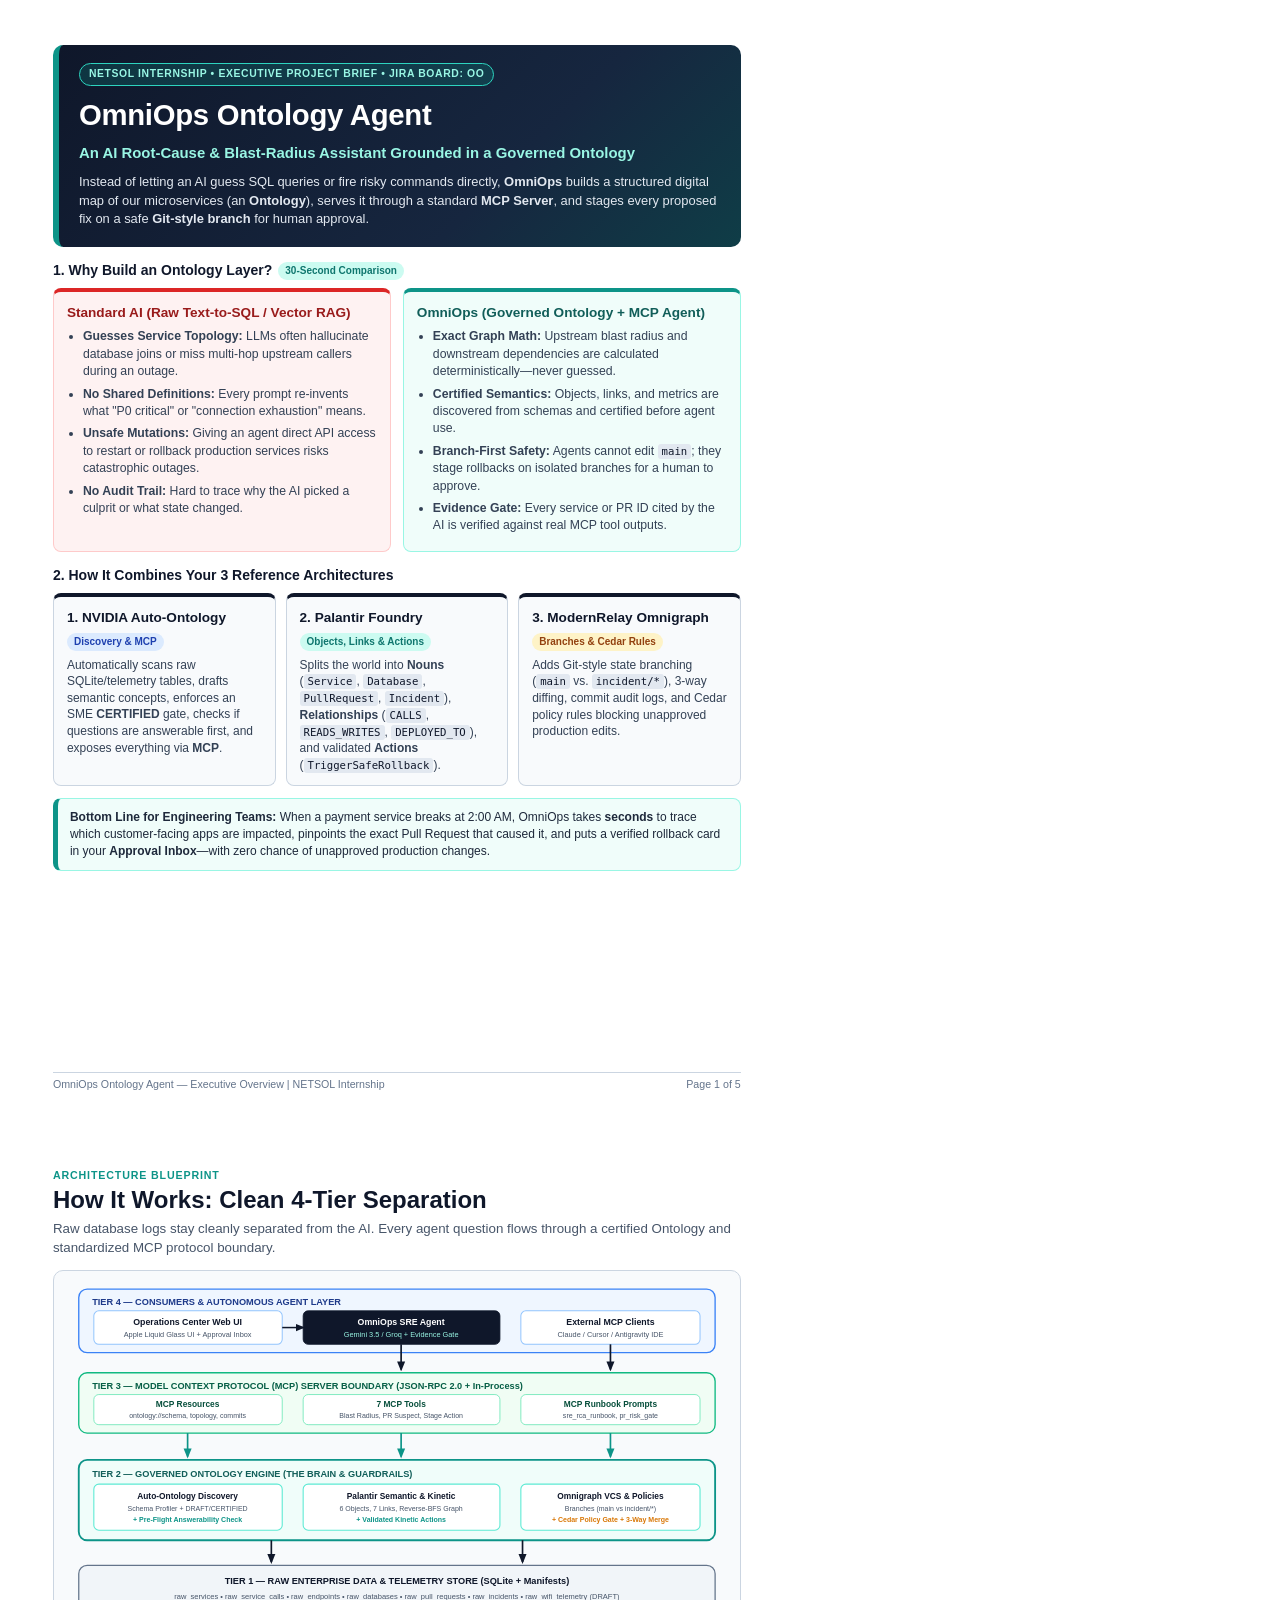
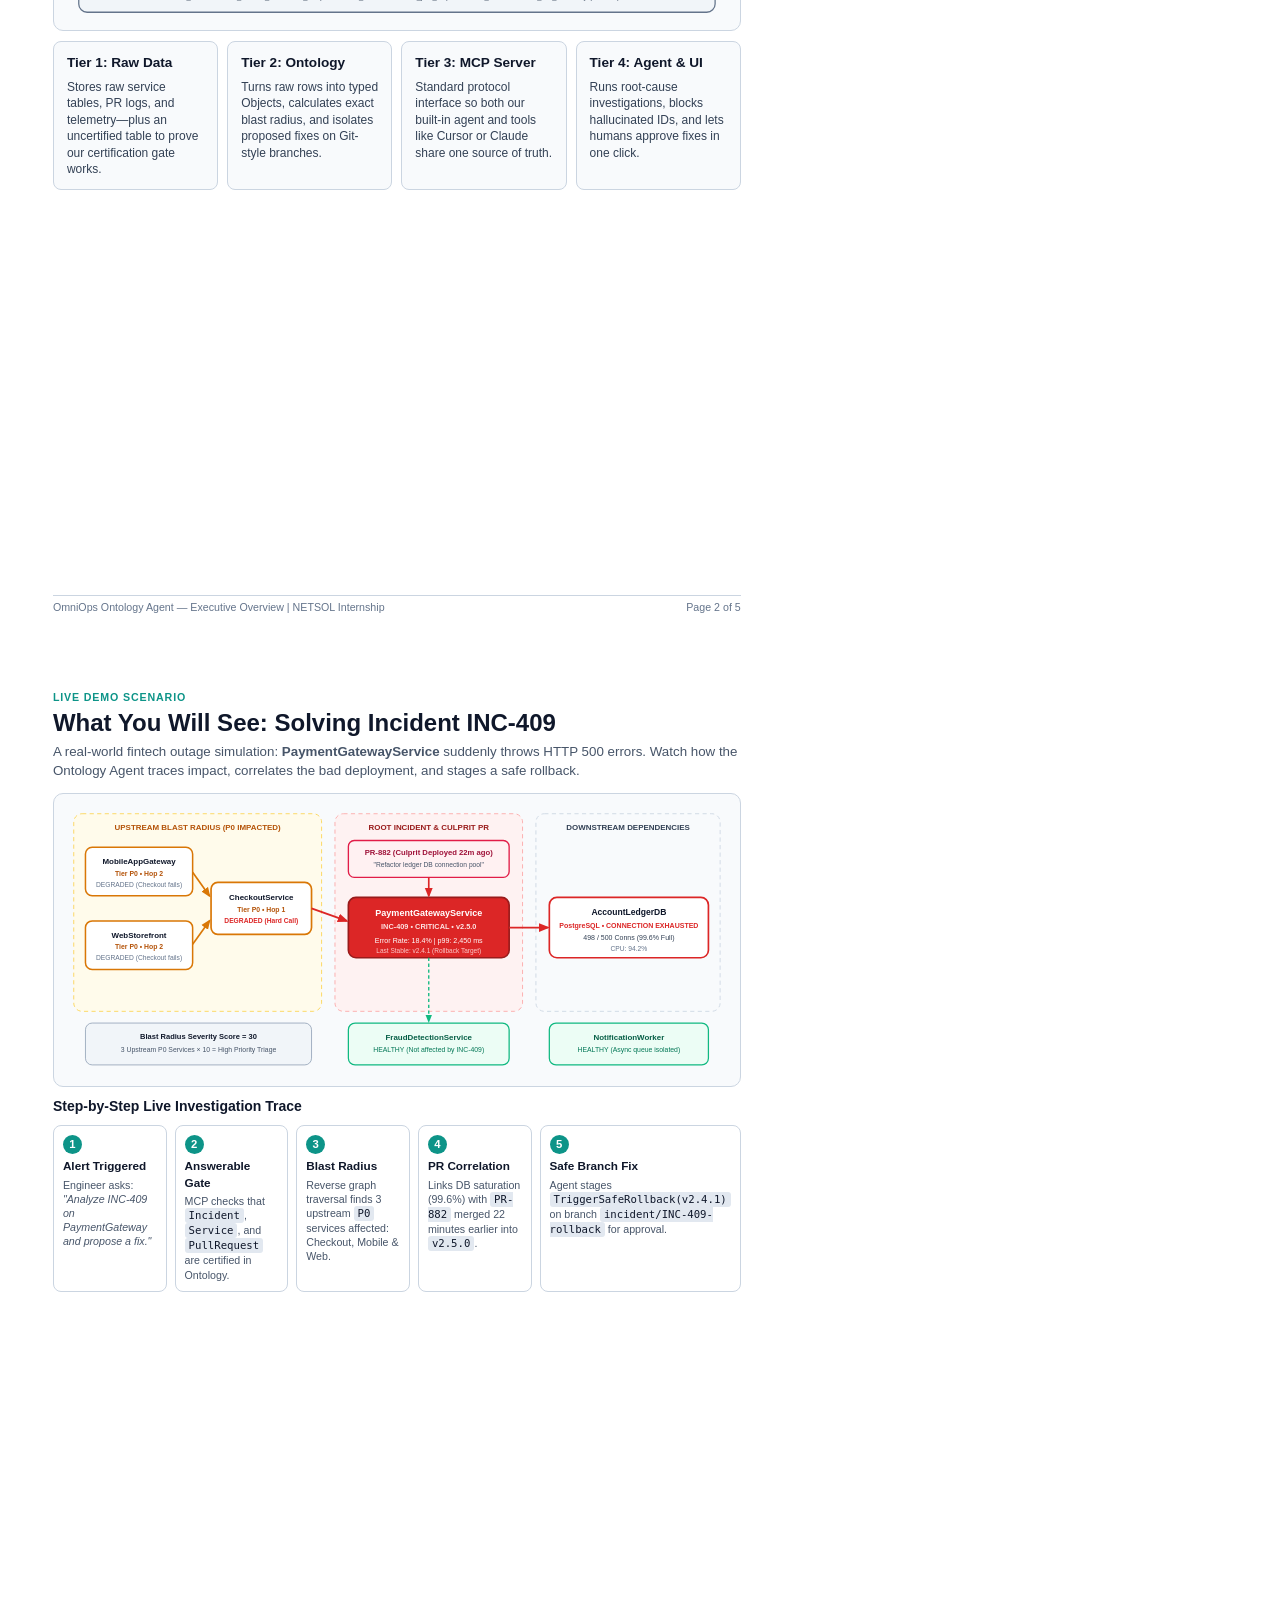
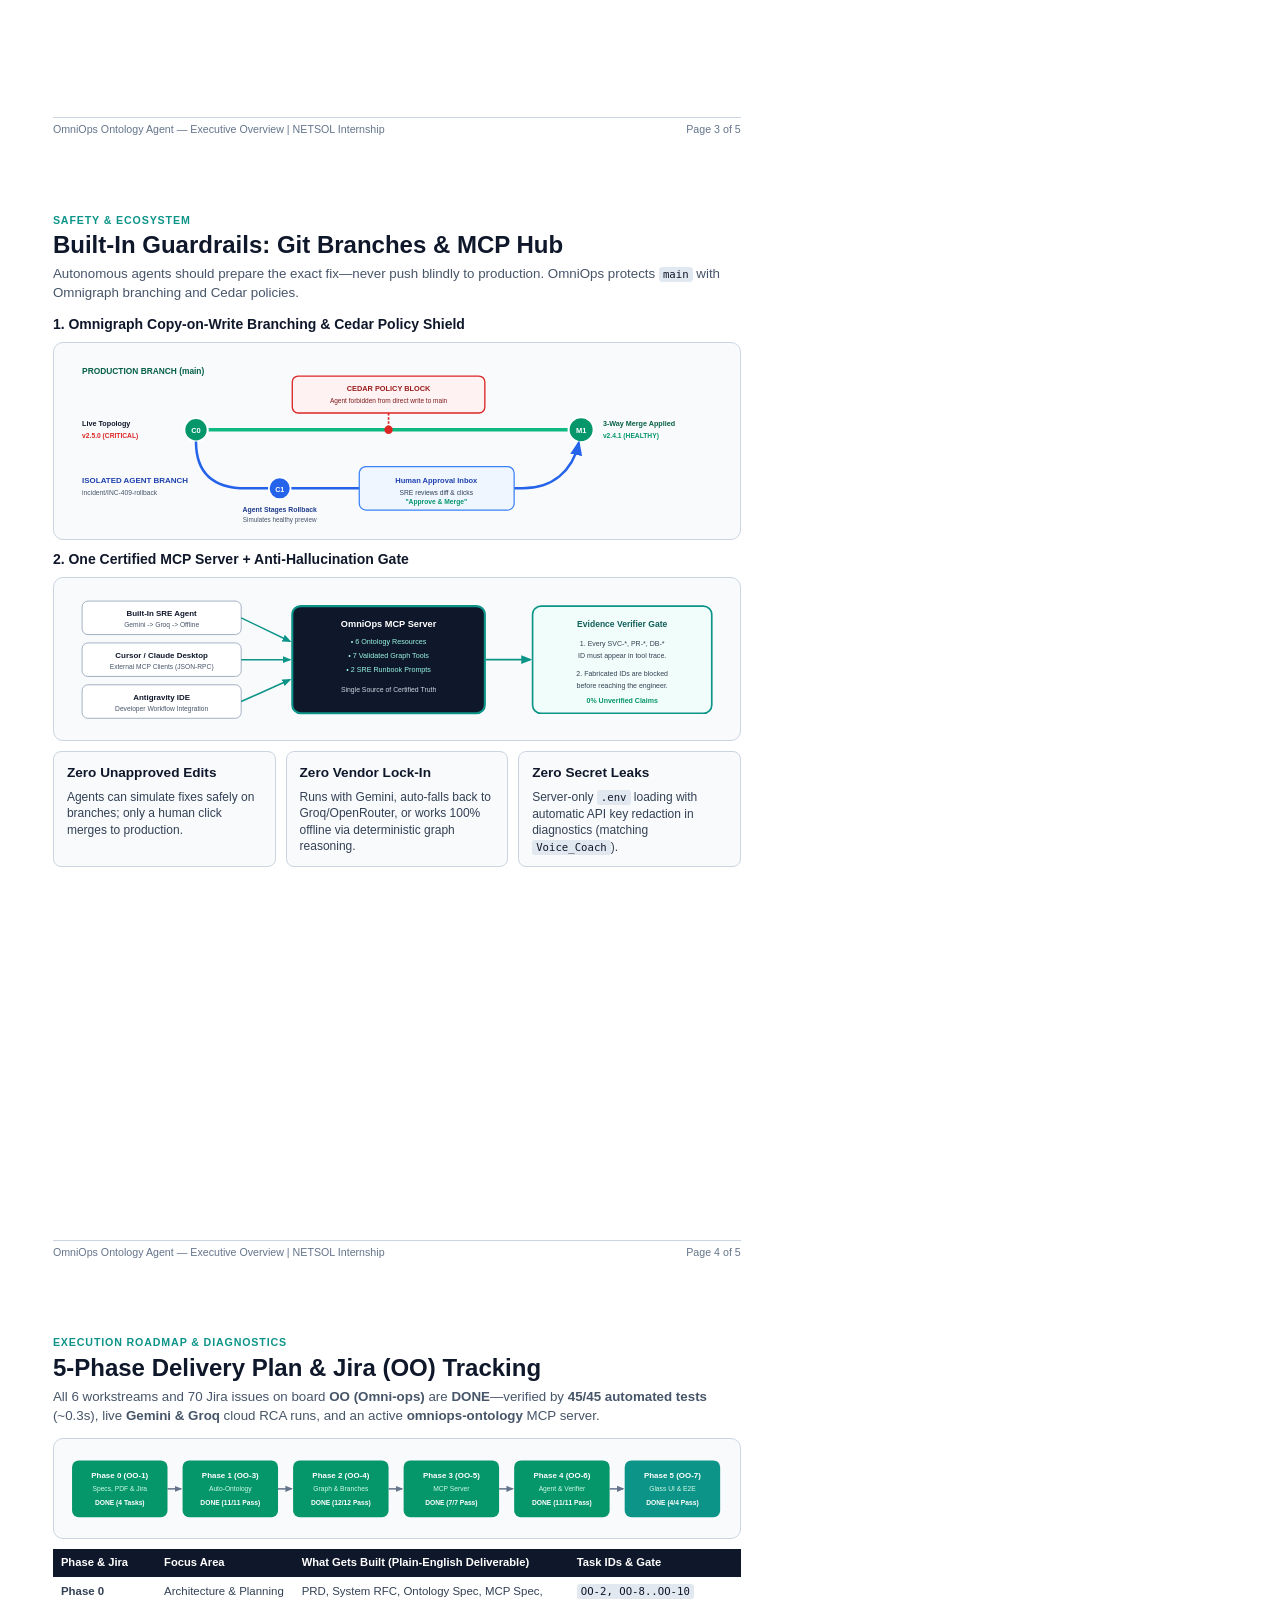
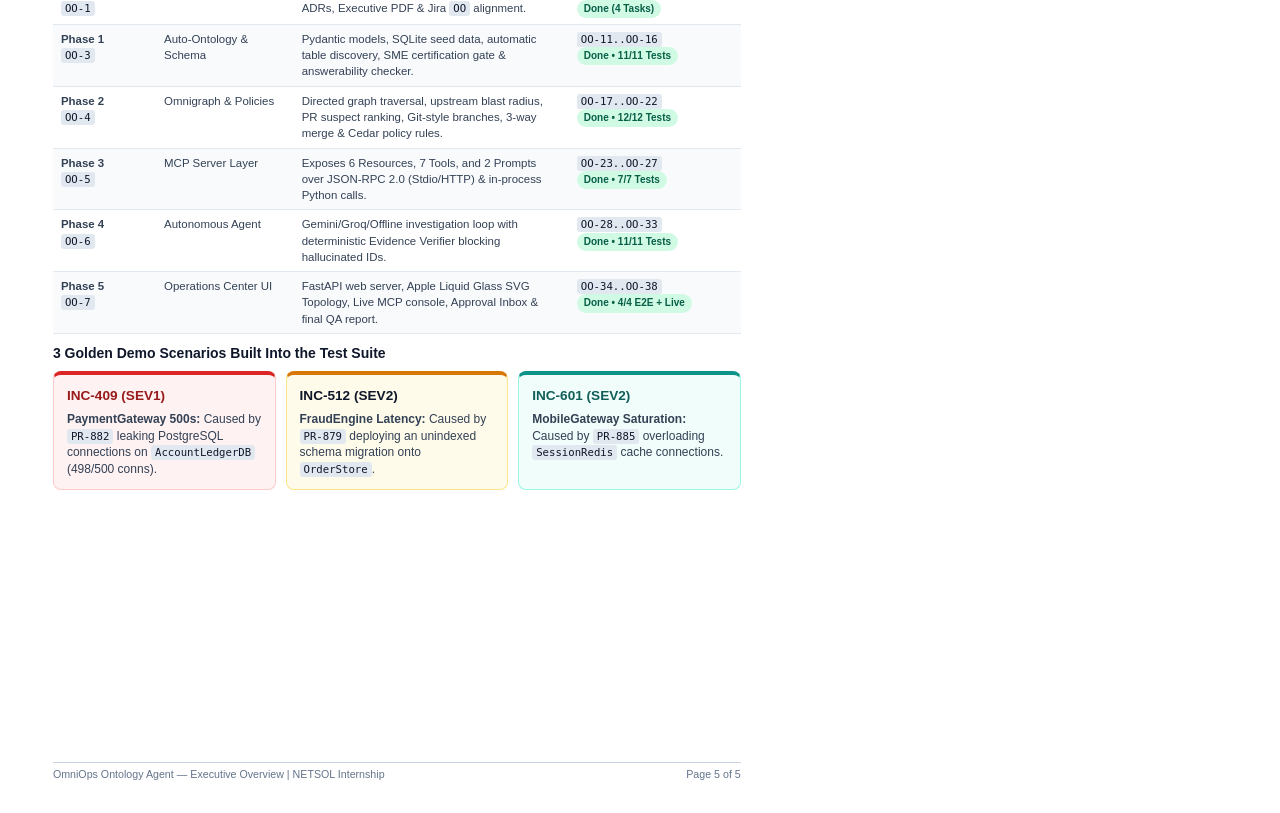
<file: OmniOps_Ontology_Agent/output/pdf/Omniops-Overview.html>
<!DOCTYPE html>
<html lang="en">
<head>
<meta charset="UTF-8" />
<title>OmniOps Ontology Agent — Executive Overview</title>
<style>
  @page {
    size: A4;
    margin: 0;
  }
  * {
    box-sizing: border-box;
    -webkit-print-color-adjust: exact !important;
    print-color-adjust: exact !important;
  }
  html, body {
    margin: 0;
    padding: 0;
    background: #ffffff;
    color: #1e293b;
    font-family: "Lato", "Liberation Sans", "DejaVu Sans", Arial, sans-serif;
    font-size: 10pt;
    line-height: 1.42;
  }
  .page {
    width: 210mm;
    height: 297mm;
    padding: 12mm 14mm 14mm 14mm;
    position: relative;
    overflow: hidden;
    page-break-after: always;
    background: #ffffff;
  }
  .page:last-child {
    page-break-after: auto;
  }

  /* Header & Section Titles */
  .page-kicker {
    font-size: 8pt;
    font-weight: 700;
    letter-spacing: 0.08em;
    text-transform: uppercase;
    color: #0d9488;
    margin-bottom: 3px;
  }
  h1.page-title {
    margin: 0 0 6px 0;
    font-size: 18pt;
    font-weight: 800;
    color: #0f172a;
    line-height: 1.18;
  }
  .lead {
    margin: 0 0 12px 0;
    font-size: 10pt;
    color: #475569;
  }

  /* Cover Hero */
  .hero {
    background: linear-gradient(135deg, #0f172a 0%, #16263f 65%, #0f3d47 100%);
    color: #ffffff;
    border-radius: 10px;
    padding: 18px 20px;
    margin-bottom: 14px;
    border-left: 6px solid #0d9488;
  }
  .hero-badge {
    display: inline-block;
    background: rgba(13, 148, 136, 0.24);
    border: 1px solid #2dd4bf;
    color: #99f6e4;
    font-size: 7.8pt;
    font-weight: 700;
    letter-spacing: 0.06em;
    text-transform: uppercase;
    padding: 3px 9px;
    border-radius: 999px;
    margin-bottom: 8px;
  }
  .hero h1 {
    margin: 0 0 6px 0;
    font-size: 22pt;
    font-weight: 800;
    letter-spacing: -0.01em;
    color: #ffffff;
  }
  .hero-sub {
    margin: 0 0 10px 0;
    font-size: 11.2pt;
    color: #99f6e4;
    font-weight: 600;
  }
  .hero p {
    margin: 0;
    font-size: 9.7pt;
    color: #e2e8f0;
    line-height: 1.45;
  }

  /* Grid & Cards */
  .grid-2 {
    display: flex;
    gap: 12px;
    margin-bottom: 14px;
  }
  .grid-2 > .card {
    flex: 1;
  }
  .grid-3 {
    display: flex;
    gap: 10px;
    margin-bottom: 12px;
  }
  .grid-3 > .card {
    flex: 1;
  }
  .grid-4 {
    display: flex;
    gap: 9px;
    margin-top: 10px;
  }
  .grid-4 > .card {
    flex: 1;
  }
  .card {
    border: 1px solid #cbd5e1;
    border-radius: 8px;
    padding: 11px 13px;
    background: #f8fafc;
  }
  .card-bad {
    background: #fef2f2;
    border-color: #fecaca;
    border-top: 4px solid #dc2626;
  }
  .card-good {
    background: #f0fdfa;
    border-color: #99f6e4;
    border-top: 4px solid #0d9488;
  }
  .card-navy {
    background: #f8fafc;
    border-color: #cbd5e1;
    border-top: 4px solid #0f172a;
  }
  .card-amber {
    background: #fffbeb;
    border-color: #fde68a;
    border-top: 4px solid #d97706;
  }
  .card-title {
    font-size: 10.2pt;
    font-weight: 800;
    color: #0f172a;
    margin: 0 0 6px 0;
  }
  .card-bad .card-title { color: #991b1b; }
  .card-good .card-title { color: #115e59; }
  .card ul {
    margin: 0;
    padding-left: 16px;
    font-size: 9.2pt;
    color: #334155;
  }
  .card li {
    margin-bottom: 5px;
  }
  .card p {
    margin: 0;
    font-size: 9pt;
    color: #334155;
    line-height: 1.38;
  }

  .section-label {
    font-size: 10.5pt;
    font-weight: 800;
    color: #0f172a;
    margin: 8px 0 7px 0;
    display: flex;
    align-items: center;
    gap: 6px;
  }
  .pill {
    display: inline-block;
    font-size: 7.5pt;
    font-weight: 700;
    padding: 2px 7px;
    border-radius: 999px;
    background: #e2e8f0;
    color: #0f172a;
  }
  .pill-teal { background: #ccfbf1; color: #0f766e; }
  .pill-green { background: #d1fae5; color: #065f46; }
  .pill-blue { background: #dbeafe; color: #1e40af; }
  .pill-amber { background: #fef3c7; color: #92400e; }

  .svg-frame {
    border: 1px solid #cbd5e1;
    border-radius: 10px;
    background: #f8fafc;
    padding: 8px;
    margin-bottom: 10px;
  }
  svg {
    width: 100%;
    height: auto;
    display: block;
  }

  /* Storyboard */
  .steps-row {
    display: flex;
    gap: 8px;
    margin-top: 8px;
  }
  .step-box {
    flex: 1;
    border: 1px solid #cbd5e1;
    border-radius: 8px;
    padding: 9px 9px;
    background: #ffffff;
  }
  .step-num {
    display: inline-block;
    width: 19px;
    height: 19px;
    line-height: 19px;
    text-align: center;
    border-radius: 50%;
    background: #0d9488;
    color: #ffffff;
    font-size: 8.5pt;
    font-weight: 800;
    margin-bottom: 4px;
  }
  .step-title {
    font-size: 8.8pt;
    font-weight: 800;
    color: #0f172a;
    margin-bottom: 3px;
  }
  .step-desc {
    font-size: 8pt;
    color: #475569;
    line-height: 1.32;
  }

  /* Tables */
  table {
    width: 100%;
    border-collapse: collapse;
    font-size: 8.6pt;
    margin-bottom: 10px;
  }
  th {
    background: #0f172a;
    color: #ffffff;
    text-align: left;
    padding: 6px 8px;
    font-weight: 700;
    font-size: 8.4pt;
  }
  td {
    padding: 6px 8px;
    border-bottom: 1px solid #e2e8f0;
    color: #334155;
    vertical-align: top;
  }
  tr:nth-child(even) td {
    background: #f8fafc;
  }
  code {
    font-family: "DejaVu Sans Mono", "Liberation Mono", monospace;
    font-size: 8pt;
    background: #e2e8f0;
    color: #0f172a;
    padding: 1px 4px;
    border-radius: 3px;
  }

  .callout-box {
    background: #f0fdfa;
    border: 1px solid #99f6e4;
    border-left: 5px solid #0d9488;
    border-radius: 8px;
    padding: 10px 12px;
    font-size: 9pt;
    color: #1e293b;
  }

  .footer {
    position: absolute;
    bottom: 8mm;
    left: 14mm;
    right: 14mm;
    border-top: 1px solid #cbd5e1;
    padding-top: 4px;
    display: flex;
    justify-content: space-between;
    font-size: 8pt;
    color: #64748b;
  }
</style>
</head>
<body>

<!-- ==================== PAGE 1: THE BIG IDEA ==================== -->
<div class="page">
  <div class="hero">
    <div class="hero-badge">NETSOL Internship • Executive Project Brief • Jira Board: OO</div>
    <h1>OmniOps Ontology Agent</h1>
    <div class="hero-sub">An AI Root-Cause &amp; Blast-Radius Assistant Grounded in a Governed Ontology</div>
    <p>
      Instead of letting an AI guess SQL queries or fire risky commands directly, <b>OmniOps</b> builds a
      structured digital map of our microservices (an <b>Ontology</b>), serves it through a standard
      <b>MCP Server</b>, and stages every proposed fix on a safe <b>Git-style branch</b> for human approval.
    </p>
  </div>

  <div class="section-label">1. Why Build an Ontology Layer? <span class="pill pill-teal">30-Second Comparison</span></div>
  <div class="grid-2">
    <div class="card card-bad">
      <div class="card-title">Standard AI (Raw Text-to-SQL / Vector RAG)</div>
      <ul>
        <li><b>Guesses Service Topology:</b> LLMs often hallucinate database joins or miss multi-hop upstream callers during an outage.</li>
        <li><b>No Shared Definitions:</b> Every prompt re-invents what "P0 critical" or "connection exhaustion" means.</li>
        <li><b>Unsafe Mutations:</b> Giving an agent direct API access to restart or rollback production services risks catastrophic outages.</li>
        <li><b>No Audit Trail:</b> Hard to trace why the AI picked a culprit or what state changed.</li>
      </ul>
    </div>
    <div class="card card-good">
      <div class="card-title">OmniOps (Governed Ontology + MCP Agent)</div>
      <ul>
        <li><b>Exact Graph Math:</b> Upstream blast radius and downstream dependencies are calculated deterministically—never guessed.</li>
        <li><b>Certified Semantics:</b> Objects, links, and metrics are discovered from schemas and certified before agent use.</li>
        <li><b>Branch-First Safety:</b> Agents cannot edit <code>main</code>; they stage rollbacks on isolated branches for a human to approve.</li>
        <li><b>Evidence Gate:</b> Every service or PR ID cited by the AI is verified against real MCP tool outputs.</li>
      </ul>
    </div>
  </div>

  <div class="section-label">2. How It Combines Your 3 Reference Architectures</div>
  <div class="grid-3">
    <div class="card card-navy">
      <div class="card-title">1. NVIDIA Auto-Ontology</div>
      <p style="margin-bottom:6px;"><span class="pill pill-blue">Discovery &amp; MCP</span></p>
      <p>Automatically scans raw SQLite/telemetry tables, drafts semantic concepts, enforces an SME <b>CERTIFIED</b> gate, checks if questions are answerable first, and exposes everything via <b>MCP</b>.</p>
    </div>
    <div class="card card-navy">
      <div class="card-title">2. Palantir Foundry</div>
      <p style="margin-bottom:6px;"><span class="pill pill-teal">Objects, Links &amp; Actions</span></p>
      <p>Splits the world into <b>Nouns</b> (<code>Service</code>, <code>Database</code>, <code>PullRequest</code>, <code>Incident</code>), <b>Relationships</b> (<code>CALLS</code>, <code>READS_WRITES</code>, <code>DEPLOYED_TO</code>), and validated <b>Actions</b> (<code>TriggerSafeRollback</code>).</p>
    </div>
    <div class="card card-navy">
      <div class="card-title">3. ModernRelay Omnigraph</div>
      <p style="margin-bottom:6px;"><span class="pill pill-amber">Branches &amp; Cedar Rules</span></p>
      <p>Adds Git-style state branching (<code>main</code> vs. <code>incident/*</code>), 3-way diffing, commit audit logs, and Cedar policy rules blocking unapproved production edits.</p>
    </div>
  </div>

  <div class="callout-box">
    <b>Bottom Line for Engineering Teams:</b> When a payment service breaks at 2:00 AM, OmniOps takes <b>seconds</b> to trace which customer-facing apps are impacted, pinpoints the exact Pull Request that caused it, and puts a verified rollback card in your <b>Approval Inbox</b>—with zero chance of unapproved production changes.
  </div>

  <div class="footer">
    <span>OmniOps Ontology Agent — Executive Overview | NETSOL Internship</span>
    <span>Page 1 of 5</span>
  </div>
</div>

<!-- ==================== PAGE 2: 4-TIER VISUAL ARCHITECTURE ==================== -->
<div class="page">
  <div class="page-kicker">Architecture Blueprint</div>
  <h1 class="page-title">How It Works: Clean 4-Tier Separation</h1>
  <p class="lead">
    Raw database logs stay cleanly separated from the AI. Every agent question flows through a certified Ontology and standardized MCP protocol boundary.
  </p>

  <div class="svg-frame">
    <svg viewBox="0 0 800 410" xmlns="http://www.w3.org/2000/svg" font-family="Lato, Liberation Sans, DejaVu Sans, Arial, sans-serif">
      <defs>
        <marker id="arr-p2" viewBox="0 0 10 10" refX="8" refY="5" markerWidth="6" markerHeight="6" orient="auto-start-reverse">
          <path d="M 0 1 L 10 5 L 0 9 z" fill="#0f172a"/>
        </marker>
        <marker id="arr-p2-teal" viewBox="0 0 10 10" refX="8" refY="5" markerWidth="6" markerHeight="6" orient="auto-start-reverse">
          <path d="M 0 1 L 10 5 L 0 9 z" fill="#0d9488"/>
        </marker>
      </defs>

      <!-- Tier 4 -->
      <rect x="20" y="12" width="760" height="76" rx="10" fill="#eff6ff" stroke="#3b82f6" stroke-width="1.6"/>
      <text x="36" y="31" font-size="11" font-weight="800" fill="#1e3a8a">TIER 4 — CONSUMERS &amp; AUTONOMOUS AGENT LAYER</text>
      <rect x="38" y="38" width="225" height="40" rx="6" fill="#ffffff" stroke="#93c5fd" stroke-width="1.2"/>
      <text x="150" y="55" text-anchor="middle" font-size="10.5" font-weight="700" fill="#0f172a">Operations Center Web UI</text>
      <text x="150" y="69" text-anchor="middle" font-size="8.8" fill="#475569">Apple Liquid Glass UI + Approval Inbox</text>

      <rect x="288" y="38" width="235" height="40" rx="6" fill="#0f172a" stroke="#0f172a"/>
      <text x="405" y="55" text-anchor="middle" font-size="10.5" font-weight="700" fill="#ffffff">OmniOps SRE Agent</text>
      <text x="405" y="69" text-anchor="middle" font-size="8.8" fill="#99f6e4">Gemini 3.5 / Groq + Evidence Gate</text>

      <rect x="548" y="38" width="214" height="40" rx="6" fill="#ffffff" stroke="#93c5fd" stroke-width="1.2"/>
      <text x="655" y="55" text-anchor="middle" font-size="10.5" font-weight="700" fill="#0f172a">External MCP Clients</text>
      <text x="655" y="69" text-anchor="middle" font-size="8.8" fill="#475569">Claude / Cursor / Antigravity IDE</text>

      <!-- Arrows Tier 4 <-> Tier 3 -->
      <line x1="405" y1="78" x2="405" y2="108" stroke="#0f172a" stroke-width="2" marker-end="url(#arr-p2)"/>
      <line x1="655" y1="78" x2="655" y2="108" stroke="#0f172a" stroke-width="2" marker-end="url(#arr-p2)"/>
      <line x1="263" y1="58" x2="288" y2="58" stroke="#0f172a" stroke-width="1.8" marker-end="url(#arr-p2)"/>

      <!-- Tier 3 -->
      <rect x="20" y="112" width="760" height="72" rx="10" fill="#f0fdf4" stroke="#10b981" stroke-width="1.6"/>
      <text x="36" y="131" font-size="11" font-weight="800" fill="#065f46">TIER 3 — MODEL CONTEXT PROTOCOL (MCP) SERVER BOUNDARY (JSON-RPC 2.0 + In-Process)</text>
      <rect x="38" y="138" width="225" height="36" rx="6" fill="#ffffff" stroke="#6ee7b7"/>
      <text x="150" y="153" text-anchor="middle" font-size="10" font-weight="700" fill="#064e3b">MCP Resources</text>
      <text x="150" y="166" text-anchor="middle" font-size="8.4" fill="#475569">ontology://schema, topology, commits</text>

      <rect x="288" y="138" width="235" height="36" rx="6" fill="#ffffff" stroke="#6ee7b7"/>
      <text x="405" y="153" text-anchor="middle" font-size="10" font-weight="700" fill="#064e3b">7 MCP Tools</text>
      <text x="405" y="166" text-anchor="middle" font-size="8.4" fill="#475569">Blast Radius, PR Suspect, Stage Action</text>

      <rect x="548" y="138" width="214" height="36" rx="6" fill="#ffffff" stroke="#6ee7b7"/>
      <text x="655" y="153" text-anchor="middle" font-size="10" font-weight="700" fill="#064e3b">MCP Runbook Prompts</text>
      <text x="655" y="166" text-anchor="middle" font-size="8.4" fill="#475569">sre_rca_runbook, pr_risk_gate</text>

      <!-- Arrows Tier 3 <-> Tier 2 -->
      <line x1="150" y1="184" x2="150" y2="212" stroke="#0d9488" stroke-width="2" marker-end="url(#arr-p2-teal)"/>
      <line x1="405" y1="184" x2="405" y2="212" stroke="#0d9488" stroke-width="2" marker-end="url(#arr-p2-teal)"/>
      <line x1="655" y1="184" x2="655" y2="212" stroke="#0d9488" stroke-width="2" marker-end="url(#arr-p2-teal)"/>

      <!-- Tier 2 -->
      <rect x="20" y="216" width="760" height="96" rx="10" fill="#f0fdfa" stroke="#0d9488" stroke-width="2.2"/>
      <text x="36" y="236" font-size="11" font-weight="800" fill="#115e59">TIER 2 — GOVERNED ONTOLOGY ENGINE (THE BRAIN &amp; GUARDRAILS)</text>

      <rect x="38" y="245" width="225" height="55" rx="6" fill="#ffffff" stroke="#5eead4" stroke-width="1.3"/>
      <text x="150" y="263" text-anchor="middle" font-size="10" font-weight="800" fill="#0f172a">Auto-Ontology Discovery</text>
      <text x="150" y="277" text-anchor="middle" font-size="8.4" fill="#475569">Schema Profiler + DRAFT/CERTIFIED</text>
      <text x="150" y="290" text-anchor="middle" font-size="8.4" fill="#0d9488" font-weight="700">+ Pre-Flight Answerability Check</text>

      <rect x="288" y="245" width="235" height="55" rx="6" fill="#ffffff" stroke="#5eead4" stroke-width="1.3"/>
      <text x="405" y="263" text-anchor="middle" font-size="10" font-weight="800" fill="#0f172a">Palantir Semantic &amp; Kinetic</text>
      <text x="405" y="277" text-anchor="middle" font-size="8.4" fill="#475569">6 Objects, 7 Links, Reverse-BFS Graph</text>
      <text x="405" y="290" text-anchor="middle" font-size="8.4" fill="#0d9488" font-weight="700">+ Validated Kinetic Actions</text>

      <rect x="548" y="245" width="214" height="55" rx="6" fill="#ffffff" stroke="#5eead4" stroke-width="1.3"/>
      <text x="655" y="263" text-anchor="middle" font-size="10" font-weight="800" fill="#0f172a">Omnigraph VCS &amp; Policies</text>
      <text x="655" y="277" text-anchor="middle" font-size="8.4" fill="#475569">Branches (main vs incident/*)</text>
      <text x="655" y="290" text-anchor="middle" font-size="8.4" fill="#d97706" font-weight="700">+ Cedar Policy Gate + 3-Way Merge</text>

      <!-- Arrows Tier 2 <-> Tier 1 -->
      <line x1="250" y1="312" x2="250" y2="338" stroke="#0f172a" stroke-width="2" marker-end="url(#arr-p2)"/>
      <line x1="550" y1="312" x2="550" y2="338" stroke="#0f172a" stroke-width="2" marker-end="url(#arr-p2)"/>

      <!-- Tier 1 -->
      <rect x="20" y="342" width="760" height="56" rx="10" fill="#f1f5f9" stroke="#64748b" stroke-width="1.5"/>
      <text x="400" y="364" text-anchor="middle" font-size="11" font-weight="800" fill="#0f172a">TIER 1 — RAW ENTERPRISE DATA &amp; TELEMETRY STORE (SQLite + Manifests)</text>
      <text x="400" y="382" text-anchor="middle" font-size="9" fill="#475569">raw_services  •  raw_service_calls  •  raw_endpoints  •  raw_databases  •  raw_pull_requests  •  raw_incidents  •  raw_wifi_telemetry (DRAFT)</text>
    </svg>
  </div>

  <div class="grid-4">
    <div class="card">
      <div class="card-title">Tier 1: Raw Data</div>
      <p>Stores raw service tables, PR logs, and telemetry—plus an uncertified table to prove our certification gate works.</p>
    </div>
    <div class="card">
      <div class="card-title">Tier 2: Ontology</div>
      <p>Turns raw rows into typed Objects, calculates exact blast radius, and isolates proposed fixes on Git-style branches.</p>
    </div>
    <div class="card">
      <div class="card-title">Tier 3: MCP Server</div>
      <p>Standard protocol interface so both our built-in agent and tools like Cursor or Claude share one source of truth.</p>
    </div>
    <div class="card">
      <div class="card-title">Tier 4: Agent &amp; UI</div>
      <p>Runs root-cause investigations, blocks hallucinated IDs, and lets humans approve fixes in one click.</p>
    </div>
  </div>

  <div class="footer">
    <span>OmniOps Ontology Agent — Executive Overview | NETSOL Internship</span>
    <span>Page 2 of 5</span>
  </div>
</div>

<!-- ==================== PAGE 3: LIVE DEMO WALKTHROUGH (INC-409) ==================== -->
<div class="page">
  <div class="page-kicker">Live Demo Scenario</div>
  <h1 class="page-title">What You Will See: Solving Incident INC-409</h1>
  <p class="lead">
    A real-world fintech outage simulation: <b>PaymentGatewayService</b> suddenly throws HTTP 500 errors. Watch how the Ontology Agent traces impact, correlates the bad deployment, and stages a safe rollback.
  </p>

  <div class="svg-frame">
    <svg viewBox="0 0 800 330" xmlns="http://www.w3.org/2000/svg" font-family="Lato, Liberation Sans, DejaVu Sans, Arial, sans-serif">
      <defs>
        <marker id="arr-p3-red" viewBox="0 0 10 10" refX="8" refY="5" markerWidth="6" markerHeight="6" orient="auto-start-reverse">
          <path d="M 0 1 L 10 5 L 0 9 z" fill="#dc2626"/>
        </marker>
        <marker id="arr-p3-amb" viewBox="0 0 10 10" refX="8" refY="5" markerWidth="6" markerHeight="6" orient="auto-start-reverse">
          <path d="M 0 1 L 10 5 L 0 9 z" fill="#d97706"/>
        </marker>
        <marker id="arr-p3-grn" viewBox="0 0 10 10" refX="8" refY="5" markerWidth="6" markerHeight="6" orient="auto-start-reverse">
          <path d="M 0 1 L 10 5 L 0 9 z" fill="#10b981"/>
        </marker>
      </defs>

      <!-- Zone Labels -->
      <rect x="14" y="14" width="296" height="236" rx="10" fill="#fffbeb" stroke="#fcd34d" stroke-dasharray="5,4"/>
      <text x="162" y="34" text-anchor="middle" font-size="9.5" font-weight="800" fill="#b45309">UPSTREAM BLAST RADIUS (P0 IMPACTED)</text>

      <rect x="326" y="14" width="224" height="236" rx="10" fill="#fef2f2" stroke="#fca5a5" stroke-dasharray="5,4"/>
      <text x="438" y="34" text-anchor="middle" font-size="9.5" font-weight="800" fill="#991b1b">ROOT INCIDENT &amp; CULPRIT PR</text>

      <rect x="566" y="14" width="220" height="236" rx="10" fill="#f8fafc" stroke="#cbd5e1" stroke-dasharray="5,4"/>
      <text x="676" y="34" text-anchor="middle" font-size="9.5" font-weight="800" fill="#334155">DOWNSTREAM DEPENDENCIES</text>

      <!-- Upstream Nodes -->
      <rect x="28" y="54" width="128" height="58" rx="8" fill="#ffffff" stroke="#d97706" stroke-width="1.8"/>
      <text x="92" y="74" text-anchor="middle" font-size="9.5" font-weight="800" fill="#0f172a">MobileAppGateway</text>
      <text x="92" y="88" text-anchor="middle" font-size="8.2" fill="#b45309" font-weight="700">Tier P0 • Hop 2</text>
      <text x="92" y="101" text-anchor="middle" font-size="8" fill="#64748b">DEGRADED (Checkout fails)</text>

      <rect x="28" y="142" width="128" height="58" rx="8" fill="#ffffff" stroke="#d97706" stroke-width="1.8"/>
      <text x="92" y="162" text-anchor="middle" font-size="9.5" font-weight="800" fill="#0f172a">WebStorefront</text>
      <text x="92" y="176" text-anchor="middle" font-size="8.2" fill="#b45309" font-weight="700">Tier P0 • Hop 2</text>
      <text x="92" y="189" text-anchor="middle" font-size="8" fill="#64748b">DEGRADED (Checkout fails)</text>

      <rect x="178" y="96" width="120" height="62" rx="8" fill="#ffffff" stroke="#d97706" stroke-width="2"/>
      <text x="238" y="117" text-anchor="middle" font-size="9.5" font-weight="800" fill="#0f172a">CheckoutService</text>
      <text x="238" y="131" text-anchor="middle" font-size="8.2" fill="#b45309" font-weight="700">Tier P0 • Hop 1</text>
      <text x="238" y="145" text-anchor="middle" font-size="8" fill="#dc2626" font-weight="700">DEGRADED (Hard Call)</text>

      <!-- PR Suspect Badge -->
      <rect x="342" y="46" width="192" height="44" rx="7" fill="#fff1f2" stroke="#e11d48" stroke-width="1.6"/>
      <text x="438" y="63" text-anchor="middle" font-size="9.2" font-weight="800" fill="#9f1239">PR-882 (Culprit Deployed 22m ago)</text>
      <text x="438" y="78" text-anchor="middle" font-size="8" fill="#475569">"Refactor ledger DB connection pool"</text>

      <!-- Root Failing Node -->
      <rect x="342" y="114" width="192" height="72" rx="9" fill="#dc2626" stroke="#991b1b" stroke-width="2"/>
      <text x="438" y="136" text-anchor="middle" font-size="10.8" font-weight="800" fill="#ffffff">PaymentGatewayService</text>
      <text x="438" y="152" text-anchor="middle" font-size="8.8" fill="#fee2e2" font-weight="700">INC-409 • CRITICAL • v2.5.0</text>
      <text x="438" y="168" text-anchor="middle" font-size="8.5" fill="#ffffff">Error Rate: 18.4% | p99: 2,450 ms</text>
      <text x="438" y="180" text-anchor="middle" font-size="7.8" fill="#fecaca">Last Stable: v2.4.1 (Rollback Target)</text>

      <!-- Downstream DB -->
      <rect x="582" y="114" width="190" height="72" rx="9" fill="#ffffff" stroke="#dc2626" stroke-width="2"/>
      <text x="677" y="135" text-anchor="middle" font-size="10.2" font-weight="800" fill="#0f172a">AccountLedgerDB</text>
      <text x="677" y="150" text-anchor="middle" font-size="8.4" fill="#dc2626" font-weight="700">PostgreSQL • CONNECTION EXHAUSTED</text>
      <text x="677" y="165" text-anchor="middle" font-size="8.4" fill="#334155">498 / 500 Conns (99.6% Full)</text>
      <text x="677" y="178" text-anchor="middle" font-size="8" fill="#64748b">CPU: 94.2%</text>

      <!-- Healthy Neighbors -->
      <rect x="342" y="264" width="192" height="50" rx="8" fill="#ecfdf5" stroke="#10b981" stroke-width="1.5"/>
      <text x="438" y="284" text-anchor="middle" font-size="9.5" font-weight="800" fill="#065f46">FraudDetectionService</text>
      <text x="438" y="299" text-anchor="middle" font-size="8.2" fill="#047857">HEALTHY (Not affected by INC-409)</text>

      <rect x="582" y="264" width="190" height="50" rx="8" fill="#ecfdf5" stroke="#10b981" stroke-width="1.5"/>
      <text x="677" y="284" text-anchor="middle" font-size="9.5" font-weight="800" fill="#065f46">NotificationWorker</text>
      <text x="677" y="299" text-anchor="middle" font-size="8.2" fill="#047857">HEALTHY (Async queue isolated)</text>

      <rect x="28" y="264" width="270" height="50" rx="8" fill="#f1f5f9" stroke="#94a3b8"/>
      <text x="163" y="283" text-anchor="middle" font-size="9" font-weight="800" fill="#0f172a">Blast Radius Severity Score = 30</text>
      <text x="163" y="298" text-anchor="middle" font-size="8.2" fill="#475569">3 Upstream P0 Services × 10 = High Priority Triage</text>

      <!-- Graph Edges -->
      <line x1="156" y1="84" x2="176" y2="112" stroke="#d97706" stroke-width="2" marker-end="url(#arr-p3-amb)"/>
      <line x1="156" y1="170" x2="176" y2="142" stroke="#d97706" stroke-width="2" marker-end="url(#arr-p3-amb)"/>
      <line x1="298" y1="127" x2="340" y2="142" stroke="#dc2626" stroke-width="2.2" marker-end="url(#arr-p3-red)"/>
      <line x1="438" y1="90" x2="438" y2="112" stroke="#dc2626" stroke-width="2" marker-end="url(#arr-p3-red)"/>
      <line x1="534" y1="150" x2="580" y2="150" stroke="#dc2626" stroke-width="2.2" marker-end="url(#arr-p3-red)"/>
      <line x1="438" y1="186" x2="438" y2="262" stroke="#10b981" stroke-width="1.6" stroke-dasharray="4,3" marker-end="url(#arr-p3-grn)"/>
    </svg>
  </div>

  <div class="section-label">Step-by-Step Live Investigation Trace</div>
  <div class="steps-row">
    <div class="step-box">
      <div class="step-num">1</div>
      <div class="step-title">Alert Triggered</div>
      <div class="step-desc">Engineer asks: <i>"Analyze INC-409 on PaymentGateway and propose a fix."</i></div>
    </div>
    <div class="step-box">
      <div class="step-num">2</div>
      <div class="step-title">Answerable Gate</div>
      <div class="step-desc">MCP checks that <code>Incident</code>, <code>Service</code>, and <code>PullRequest</code> are certified in Ontology.</div>
    </div>
    <div class="step-box">
      <div class="step-num">3</div>
      <div class="step-title">Blast Radius</div>
      <div class="step-desc">Reverse graph traversal finds 3 upstream <code>P0</code> services affected: Checkout, Mobile &amp; Web.</div>
    </div>
    <div class="step-box">
      <div class="step-num">4</div>
      <div class="step-title">PR Correlation</div>
      <div class="step-desc">Links DB saturation (99.6%) with <code>PR-882</code> merged 22 minutes earlier into <code>v2.5.0</code>.</div>
    </div>
    <div class="step-box">
      <div class="step-num">5</div>
      <div class="step-title">Safe Branch Fix</div>
      <div class="step-desc">Agent stages <code>TriggerSafeRollback(v2.4.1)</code> on branch <code>incident/INC-409-rollback</code> for approval.</div>
    </div>
  </div>

  <div class="footer">
    <span>OmniOps Ontology Agent — Executive Overview | NETSOL Internship</span>
    <span>Page 3 of 5</span>
  </div>
</div>

<!-- ==================== PAGE 4: SAFETY, OMNIGRAPH BRANCHING & MCP ==================== -->
<div class="page">
  <div class="page-kicker">Safety &amp; Ecosystem</div>
  <h1 class="page-title">Built-In Guardrails: Git Branches &amp; MCP Hub</h1>
  <p class="lead">
    Autonomous agents should prepare the exact fix—never push blindly to production. OmniOps protects <code>main</code> with Omnigraph branching and Cedar policies.
  </p>

  <div class="section-label">1. Omnigraph Copy-on-Write Branching &amp; Cedar Policy Shield</div>
  <div class="svg-frame">
    <svg viewBox="0 0 800 215" xmlns="http://www.w3.org/2000/svg" font-family="Lato, Liberation Sans, DejaVu Sans, Arial, sans-serif">
      <defs>
        <marker id="arr-p4a-blue" viewBox="0 0 10 10" refX="8" refY="5" markerWidth="6" markerHeight="6" orient="auto-start-reverse">
          <path d="M 0 1 L 10 5 L 0 9 z" fill="#2563eb"/>
        </marker>
      </defs>

      <!-- Main Branch Header & Track -->
      <text x="24" y="28" font-size="10" font-weight="800" fill="#065f46">PRODUCTION BRANCH (main)</text>
      <line x1="160" y1="94" x2="620" y2="94" stroke="#10b981" stroke-width="4"/>

      <!-- C0 & Left Label -->
      <text x="24" y="90" text-anchor="start" font-size="8.6" font-weight="700" fill="#0f172a">Live Topology</text>
      <text x="24" y="104" text-anchor="start" font-size="8" font-weight="700" fill="#dc2626">v2.5.0 (CRITICAL)</text>
      <circle cx="160" cy="94" r="14" fill="#059669" stroke="#ffffff" stroke-width="2.5"/>
      <text x="160" y="98" text-anchor="middle" font-size="9" font-weight="800" fill="#ffffff">C0</text>

      <!-- Cedar Block Sign above main track -->
      <rect x="275" y="30" width="230" height="44" rx="7" fill="#fef2f2" stroke="#dc2626" stroke-width="1.6"/>
      <text x="390" y="48" text-anchor="middle" font-size="8.8" font-weight="800" fill="#991b1b">CEDAR POLICY BLOCK</text>
      <text x="390" y="62" text-anchor="middle" font-size="7.8" fill="#7f1d1d">Agent forbidden from direct write to main</text>
      <line x1="390" y1="74" x2="390" y2="94" stroke="#dc2626" stroke-width="2" stroke-dasharray="3,2"/>
      <circle cx="390" cy="94" r="5" fill="#dc2626"/>

      <!-- M1 Merge Commit & Right Label -->
      <circle cx="620" cy="94" r="15" fill="#059669" stroke="#ffffff" stroke-width="2.5"/>
      <text x="620" y="98" text-anchor="middle" font-size="9" font-weight="800" fill="#ffffff">M1</text>
      <text x="646" y="90" text-anchor="start" font-size="8.6" font-weight="700" fill="#065f46">3-Way Merge Applied</text>
      <text x="646" y="104" text-anchor="start" font-size="8" fill="#059669" font-weight="700">v2.4.1 (HEALTHY)</text>

      <!-- Branch Fork -->
      <text x="24" y="158" font-size="9.5" font-weight="800" fill="#1e40af">ISOLATED AGENT BRANCH</text>
      <text x="24" y="172" font-size="8" fill="#475569">incident/INC-409-rollback</text>

      <path d="M 160 108 C 160 154, 190 164, 220 164 L 550 164 C 585 164, 610 144, 617 110" fill="none" stroke="#2563eb" stroke-width="3" marker-end="url(#arr-p4a-blue)"/>

      <circle cx="260" cy="164" r="13" fill="#2563eb" stroke="#ffffff" stroke-width="2"/>
      <text x="260" y="168" text-anchor="middle" font-size="8.5" font-weight="800" fill="#ffffff">C1</text>
      <text x="260" y="192" text-anchor="middle" font-size="8.2" font-weight="700" fill="#1e3a8a">Agent Stages Rollback</text>
      <text x="260" y="204" text-anchor="middle" font-size="7.6" fill="#475569">Simulates healthy preview</text>

      <rect x="355" y="138" width="185" height="52" rx="8" fill="#eff6ff" stroke="#3b82f6" stroke-width="1.5"/>
      <text x="447" y="158" text-anchor="middle" font-size="9" font-weight="800" fill="#1e40af">Human Approval Inbox</text>
      <text x="447" y="172" text-anchor="middle" font-size="8" fill="#334155">SRE reviews diff &amp; clicks</text>
      <text x="447" y="183" text-anchor="middle" font-size="8" font-weight="700" fill="#059669">"Approve &amp; Merge"</text>
    </svg>
  </div>

  <div class="section-label">2. One Certified MCP Server + Anti-Hallucination Gate</div>
  <div class="svg-frame">
    <svg viewBox="0 0 800 175" xmlns="http://www.w3.org/2000/svg" font-family="Lato, Liberation Sans, DejaVu Sans, Arial, sans-serif">
      <defs>
        <marker id="arr-p4b" viewBox="0 0 10 10" refX="8" refY="5" markerWidth="6" markerHeight="6" orient="auto-start-reverse">
          <path d="M 0 1 L 10 5 L 0 9 z" fill="#0d9488"/>
        </marker>
      </defs>

      <!-- Left Clients -->
      <rect x="24" y="18" width="190" height="40" rx="7" fill="#ffffff" stroke="#94a3b8"/>
      <text x="119" y="36" text-anchor="middle" font-size="9.5" font-weight="800" fill="#0f172a">Built-In SRE Agent</text>
      <text x="119" y="49" text-anchor="middle" font-size="8" fill="#475569">Gemini -&gt; Groq -&gt; Offline</text>

      <rect x="24" y="68" width="190" height="40" rx="7" fill="#ffffff" stroke="#94a3b8"/>
      <text x="119" y="86" text-anchor="middle" font-size="9.5" font-weight="800" fill="#0f172a">Cursor / Claude Desktop</text>
      <text x="119" y="99" text-anchor="middle" font-size="8" fill="#475569">External MCP Clients (JSON-RPC)</text>

      <rect x="24" y="118" width="190" height="40" rx="7" fill="#ffffff" stroke="#94a3b8"/>
      <text x="119" y="136" text-anchor="middle" font-size="9.5" font-weight="800" fill="#0f172a">Antigravity IDE</text>
      <text x="119" y="149" text-anchor="middle" font-size="8" fill="#475569">Developer Workflow Integration</text>

      <!-- Center Hub -->
      <rect x="275" y="24" width="230" height="128" rx="10" fill="#0f172a" stroke="#0d9488" stroke-width="2.5"/>
      <text x="390" y="49" text-anchor="middle" font-size="11" font-weight="800" fill="#ffffff">OmniOps MCP Server</text>
      <text x="390" y="69" text-anchor="middle" font-size="8.6" fill="#99f6e4">• 6 Ontology Resources</text>
      <text x="390" y="86" text-anchor="middle" font-size="8.6" fill="#99f6e4">• 7 Validated Graph Tools</text>
      <text x="390" y="103" text-anchor="middle" font-size="8.6" fill="#99f6e4">• 2 SRE Runbook Prompts</text>
      <text x="390" y="126" text-anchor="middle" font-size="8.2" fill="#cbd5e1">Single Source of Certified Truth</text>

      <!-- Right Verifier -->
      <rect x="562" y="24" width="214" height="128" rx="10" fill="#f0fdfa" stroke="#0d9488" stroke-width="2"/>
      <text x="669" y="49" text-anchor="middle" font-size="10.2" font-weight="800" fill="#115e59">Evidence Verifier Gate</text>
      <text x="669" y="72" text-anchor="middle" font-size="8.4" fill="#334155">1. Every SVC-*, PR-*, DB-*</text>
      <text x="669" y="86" text-anchor="middle" font-size="8.4" fill="#334155">ID must appear in tool trace.</text>
      <text x="669" y="108" text-anchor="middle" font-size="8.4" fill="#334155">2. Fabricated IDs are blocked</text>
      <text x="669" y="122" text-anchor="middle" font-size="8.4" fill="#334155">before reaching the engineer.</text>
      <text x="669" y="140" text-anchor="middle" font-size="8.4" font-weight="800" fill="#059669">0% Unverified Claims</text>

      <line x1="214" y1="38" x2="272" y2="66" stroke="#0d9488" stroke-width="1.8" marker-end="url(#arr-p4b)"/>
      <line x1="214" y1="88" x2="272" y2="88" stroke="#0d9488" stroke-width="1.8" marker-end="url(#arr-p4b)"/>
      <line x1="214" y1="138" x2="272" y2="112" stroke="#0d9488" stroke-width="1.8" marker-end="url(#arr-p4b)"/>
      <line x1="505" y1="88" x2="559" y2="88" stroke="#0d9488" stroke-width="2.2" marker-end="url(#arr-p4b)"/>
    </svg>
  </div>

  <div class="grid-3">
    <div class="card">
      <div class="card-title">Zero Unapproved Edits</div>
      <p>Agents can simulate fixes safely on branches; only a human click merges to production.</p>
    </div>
    <div class="card">
      <div class="card-title">Zero Vendor Lock-In</div>
      <p>Runs with Gemini, auto-falls back to Groq/OpenRouter, or works 100% offline via deterministic graph reasoning.</p>
    </div>
    <div class="card">
      <div class="card-title">Zero Secret Leaks</div>
      <p>Server-only <code>.env</code> loading with automatic API key redaction in diagnostics (matching <code>Voice_Coach</code>).</p>
    </div>
  </div>

  <div class="footer">
    <span>OmniOps Ontology Agent — Executive Overview | NETSOL Internship</span>
    <span>Page 4 of 5</span>
  </div>
</div>

<!-- ==================== PAGE 5: 5-PHASE PLAN & JIRA TRACKING ==================== -->
<div class="page">
  <div class="page-kicker">Execution Roadmap &amp; Diagnostics</div>
  <h1 class="page-title">5-Phase Delivery Plan &amp; Jira (OO) Tracking</h1>
  <p class="lead">
    All 6 workstreams and 70 Jira issues on board <b>OO (Omni-ops)</b> are <b>DONE</b>—verified by <b>45/45 automated tests</b> (~0.3s), live <b>Gemini &amp; Groq</b> cloud RCA runs, and an active <b>omniops-ontology</b> MCP server.
  </p>

  <div class="svg-frame">
    <svg viewBox="0 0 800 100" xmlns="http://www.w3.org/2000/svg" font-family="Lato, Liberation Sans, DejaVu Sans, Arial, sans-serif">
      <defs>
        <marker id="arr-p5" viewBox="0 0 10 10" refX="8" refY="5" markerWidth="5" markerHeight="5" orient="auto-start-reverse">
          <path d="M 0 1 L 10 5 L 0 9 z" fill="#64748b"/>
        </marker>
      </defs>

      <!-- P0 -->
      <rect x="12" y="16" width="114" height="68" rx="8" fill="#059669"/>
      <text x="69" y="37" text-anchor="middle" font-size="9.5" font-weight="800" fill="#ffffff">Phase 0 (OO-1)</text>
      <text x="69" y="52" text-anchor="middle" font-size="8" fill="#d1fae5">Specs, PDF &amp; Jira</text>
      <text x="69" y="69" text-anchor="middle" font-size="8" font-weight="800" fill="#ffffff">DONE (4 Tasks)</text>

      <!-- P1 -->
      <rect x="144" y="16" width="114" height="68" rx="8" fill="#059669"/>
      <text x="201" y="37" text-anchor="middle" font-size="9.5" font-weight="800" fill="#ffffff">Phase 1 (OO-3)</text>
      <text x="201" y="52" text-anchor="middle" font-size="8" fill="#d1fae5">Auto-Ontology</text>
      <text x="201" y="69" text-anchor="middle" font-size="8" font-weight="800" fill="#ffffff">DONE (11/11 Pass)</text>

      <!-- P2 -->
      <rect x="276" y="16" width="114" height="68" rx="8" fill="#059669"/>
      <text x="333" y="37" text-anchor="middle" font-size="9.5" font-weight="800" fill="#ffffff">Phase 2 (OO-4)</text>
      <text x="333" y="52" text-anchor="middle" font-size="8" fill="#d1fae5">Graph &amp; Branches</text>
      <text x="333" y="69" text-anchor="middle" font-size="8" font-weight="800" fill="#ffffff">DONE (12/12 Pass)</text>

      <!-- P3 -->
      <rect x="408" y="16" width="114" height="68" rx="8" fill="#059669"/>
      <text x="465" y="37" text-anchor="middle" font-size="9.5" font-weight="800" fill="#ffffff">Phase 3 (OO-5)</text>
      <text x="465" y="52" text-anchor="middle" font-size="8" fill="#d1fae5">MCP Server</text>
      <text x="465" y="69" text-anchor="middle" font-size="8" font-weight="800" fill="#ffffff">DONE (7/7 Pass)</text>

      <!-- P4 -->
      <rect x="540" y="16" width="114" height="68" rx="8" fill="#059669"/>
      <text x="597" y="37" text-anchor="middle" font-size="9.5" font-weight="800" fill="#ffffff">Phase 4 (OO-6)</text>
      <text x="597" y="52" text-anchor="middle" font-size="8" fill="#d1fae5">Agent &amp; Verifier</text>
      <text x="597" y="69" text-anchor="middle" font-size="8" font-weight="800" fill="#ffffff">DONE (11/11 Pass)</text>

      <!-- P5 -->
      <rect x="672" y="16" width="114" height="68" rx="8" fill="#0d9488"/>
      <text x="729" y="37" text-anchor="middle" font-size="9.5" font-weight="800" fill="#ffffff">Phase 5 (OO-7)</text>
      <text x="729" y="52" text-anchor="middle" font-size="8" fill="#d1fae5">Glass UI &amp; E2E</text>
      <text x="729" y="69" text-anchor="middle" font-size="8" font-weight="800" fill="#ffffff">DONE (4/4 Pass)</text>

      <line x1="126" y1="50" x2="142" y2="50" stroke="#64748b" stroke-width="1.8" marker-end="url(#arr-p5)"/>
      <line x1="258" y1="50" x2="274" y2="50" stroke="#64748b" stroke-width="1.8" marker-end="url(#arr-p5)"/>
      <line x1="390" y1="50" x2="406" y2="50" stroke="#64748b" stroke-width="1.8" marker-end="url(#arr-p5)"/>
      <line x1="522" y1="50" x2="538" y2="50" stroke="#64748b" stroke-width="1.8" marker-end="url(#arr-p5)"/>
      <line x1="654" y1="50" x2="670" y2="50" stroke="#64748b" stroke-width="1.8" marker-end="url(#arr-p5)"/>
    </svg>
  </div>

  <table>
    <thead>
      <tr>
        <th style="width:15%;">Phase &amp; Jira</th>
        <th style="width:20%;">Focus Area</th>
        <th style="width:40%;">What Gets Built (Plain-English Deliverable)</th>
        <th style="width:25%;">Task IDs &amp; Gate</th>
      </tr>
    </thead>
    <tbody>
      <tr>
        <td><b>Phase 0</b><br><code>OO-1</code></td>
        <td>Architecture &amp; Planning</td>
        <td>PRD, System RFC, Ontology Spec, MCP Spec, ADRs, Executive PDF &amp; Jira <code>OO</code> alignment.</td>
        <td><code>OO-2, OO-8..OO-10</code><br><span class="pill pill-green">Done (4 Tasks)</span></td>
      </tr>
      <tr>
        <td><b>Phase 1</b><br><code>OO-3</code></td>
        <td>Auto-Ontology &amp; Schema</td>
        <td>Pydantic models, SQLite seed data, automatic table discovery, SME certification gate &amp; answerability checker.</td>
        <td><code>OO-11..OO-16</code><br><span class="pill pill-green">Done • 11/11 Tests</span></td>
      </tr>
      <tr>
        <td><b>Phase 2</b><br><code>OO-4</code></td>
        <td>Omnigraph &amp; Policies</td>
        <td>Directed graph traversal, upstream blast radius, PR suspect ranking, Git-style branches, 3-way merge &amp; Cedar policy rules.</td>
        <td><code>OO-17..OO-22</code><br><span class="pill pill-green">Done • 12/12 Tests</span></td>
      </tr>
      <tr>
        <td><b>Phase 3</b><br><code>OO-5</code></td>
        <td>MCP Server Layer</td>
        <td>Exposes 6 Resources, 7 Tools, and 2 Prompts over JSON-RPC 2.0 (Stdio/HTTP) &amp; in-process Python calls.</td>
        <td><code>OO-23..OO-27</code><br><span class="pill pill-green">Done • 7/7 Tests</span></td>
      </tr>
      <tr>
        <td><b>Phase 4</b><br><code>OO-6</code></td>
        <td>Autonomous Agent</td>
        <td>Gemini/Groq/Offline investigation loop with deterministic Evidence Verifier blocking hallucinated IDs.</td>
        <td><code>OO-28..OO-33</code><br><span class="pill pill-green">Done • 11/11 Tests</span></td>
      </tr>
      <tr>
        <td><b>Phase 5</b><br><code>OO-7</code></td>
        <td>Operations Center UI</td>
        <td>FastAPI web server, Apple Liquid Glass SVG Topology, Live MCP console, Approval Inbox &amp; final QA report.</td>
        <td><code>OO-34..OO-38</code><br><span class="pill pill-green">Done • 4/4 E2E + Live</span></td>
      </tr>
    </tbody>
  </table>

  <div class="section-label">3 Golden Demo Scenarios Built Into the Test Suite</div>
  <div class="grid-3">
    <div class="card card-bad">
      <div class="card-title">INC-409 (SEV1)</div>
      <p><b>PaymentGateway 500s:</b> Caused by <code>PR-882</code> leaking PostgreSQL connections on <code>AccountLedgerDB</code> (498/500 conns).</p>
    </div>
    <div class="card card-amber">
      <div class="card-title">INC-512 (SEV2)</div>
      <p><b>FraudEngine Latency:</b> Caused by <code>PR-879</code> deploying an unindexed schema migration onto <code>OrderStore</code>.</p>
    </div>
    <div class="card card-good">
      <div class="card-title">INC-601 (SEV2)</div>
      <p><b>MobileGateway Saturation:</b> Caused by <code>PR-885</code> overloading <code>SessionRedis</code> cache connections.</p>
    </div>
  </div>

  <div class="footer">
    <span>OmniOps Ontology Agent — Executive Overview | NETSOL Internship</span>
    <span>Page 5 of 5</span>
  </div>
</div>

</body>
</html>
</file>
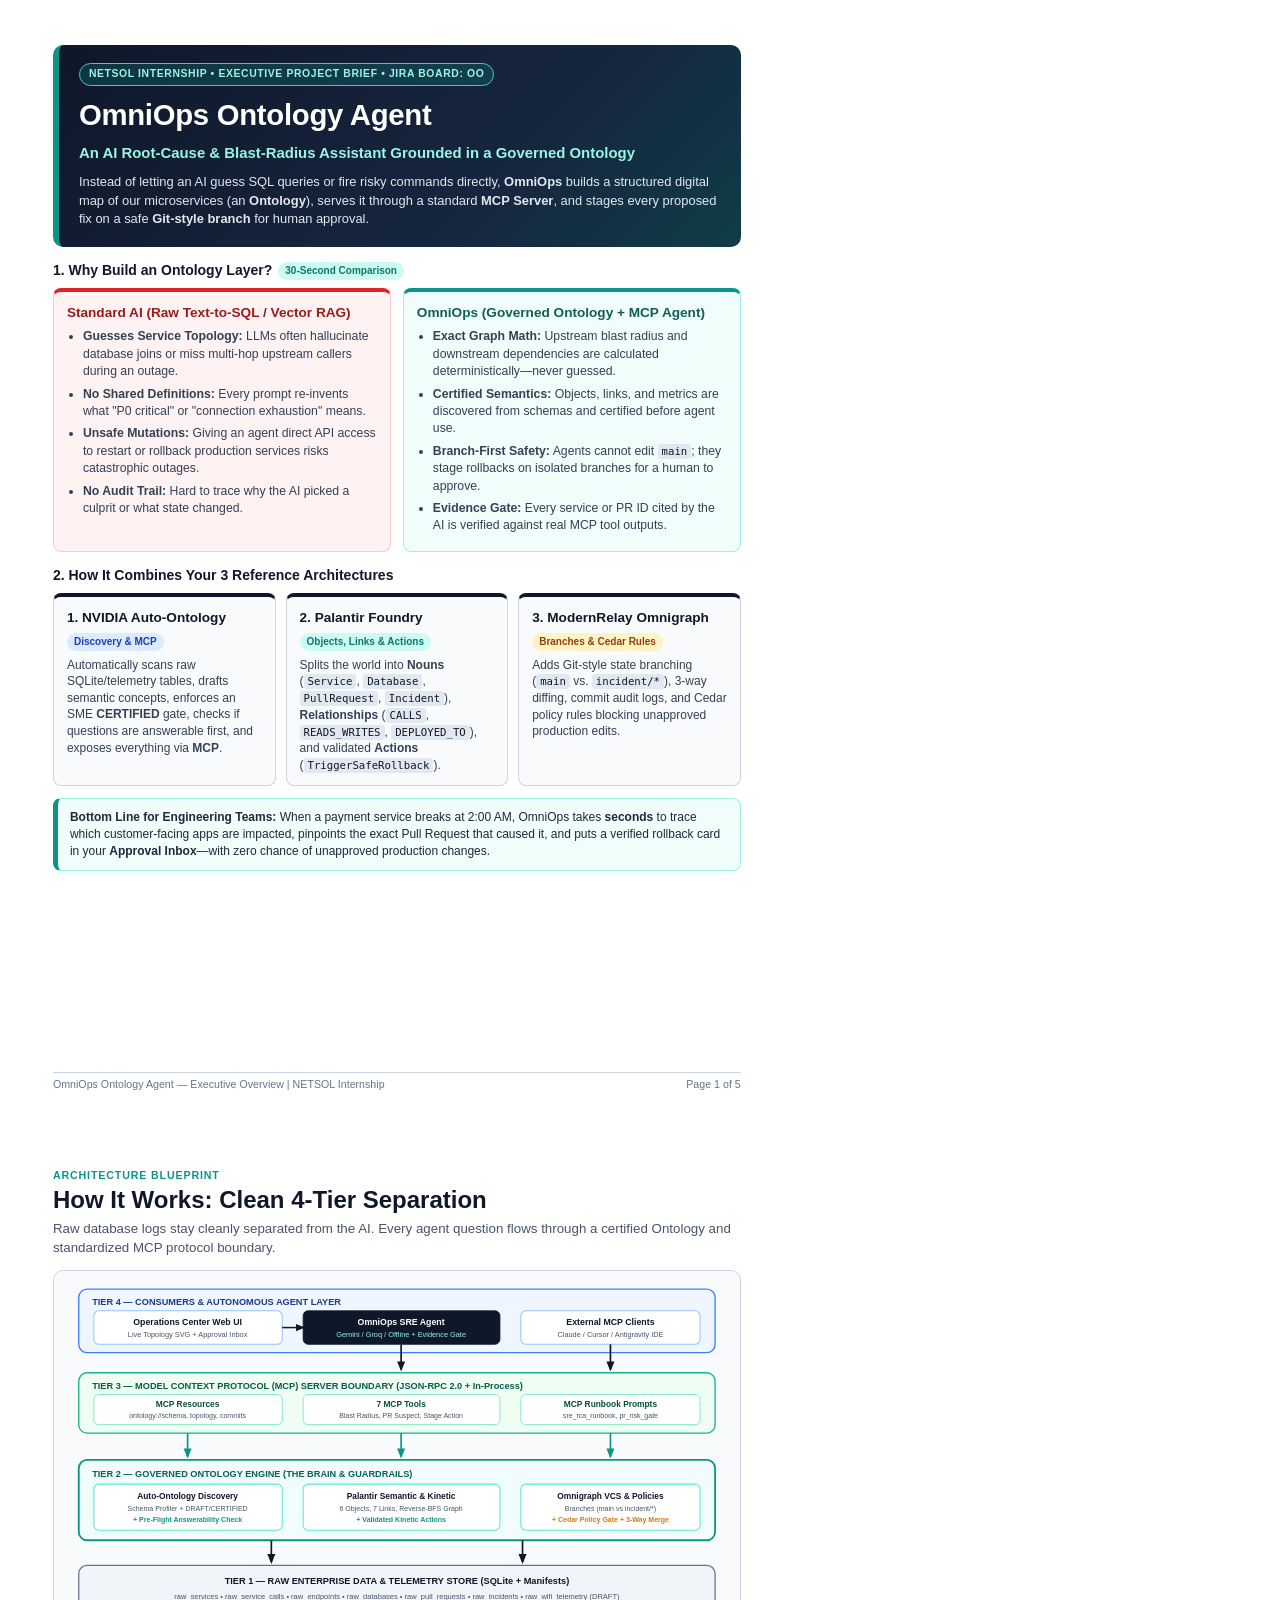
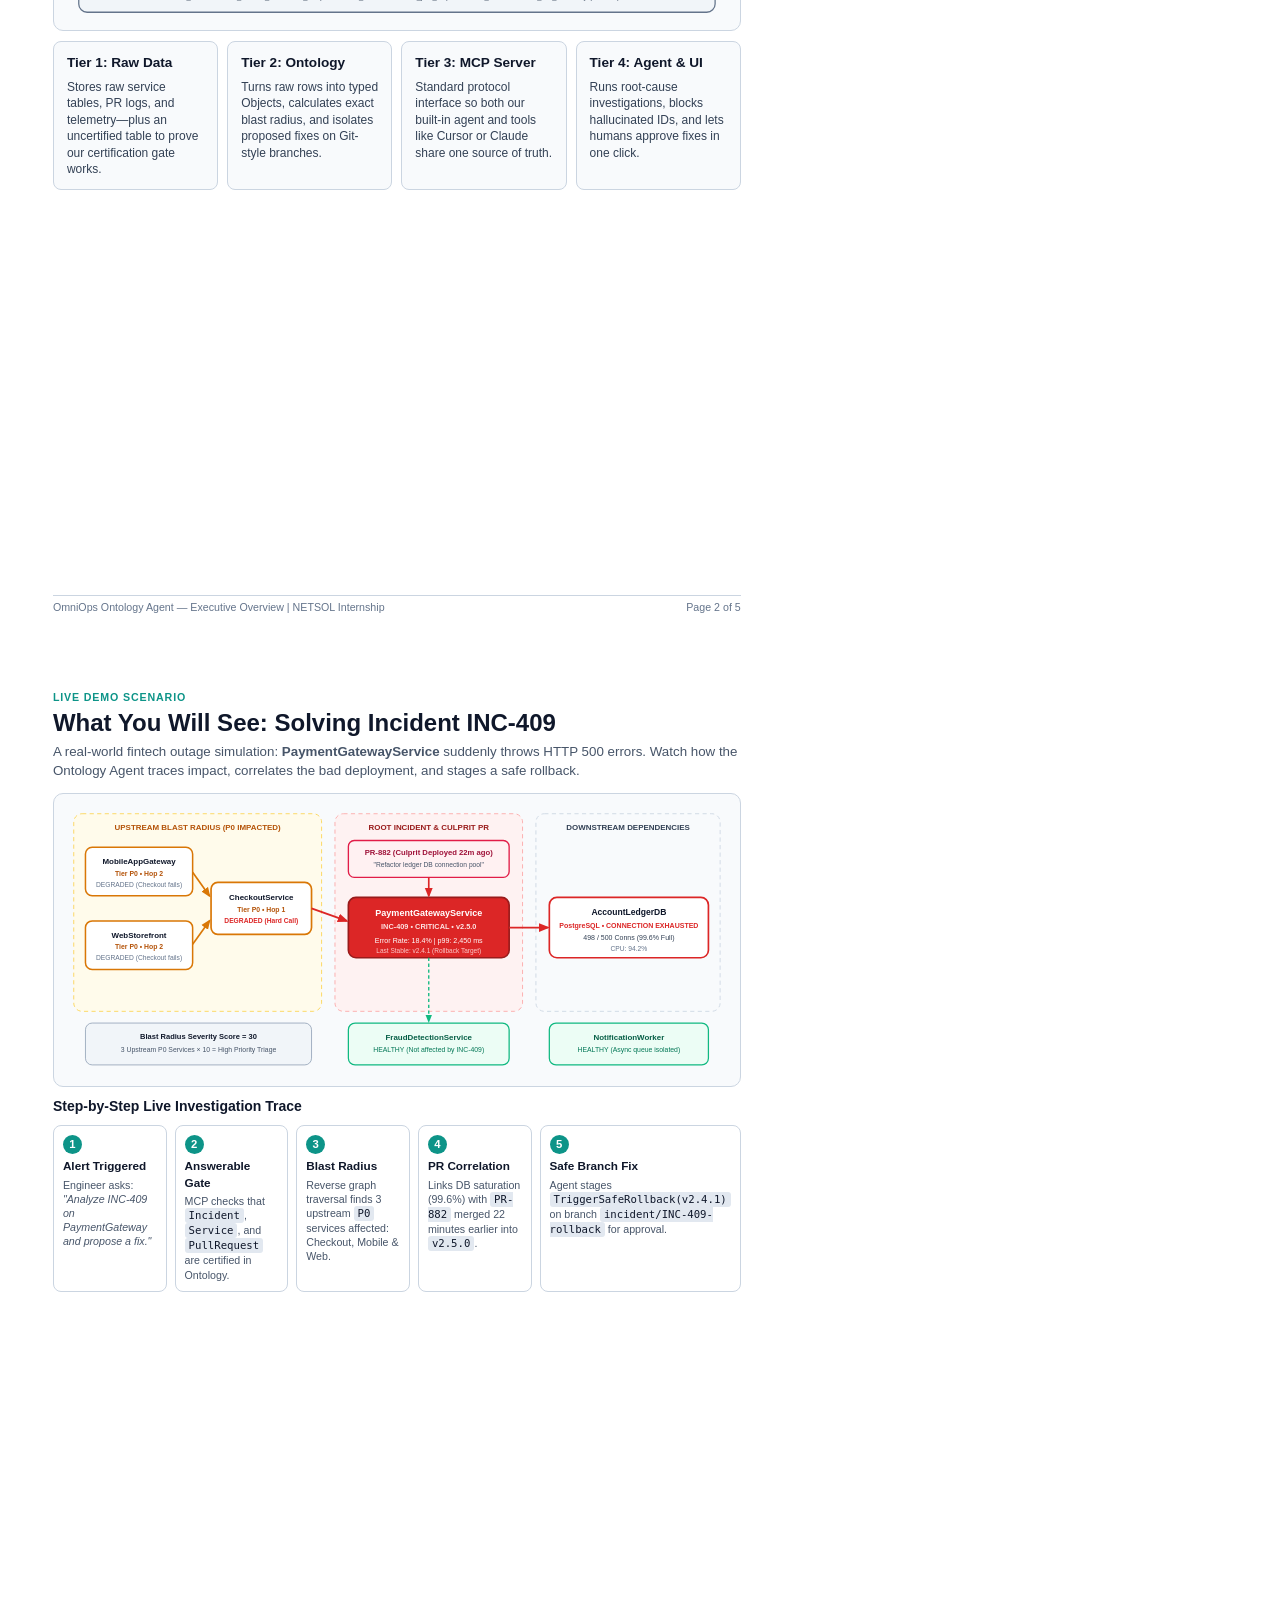
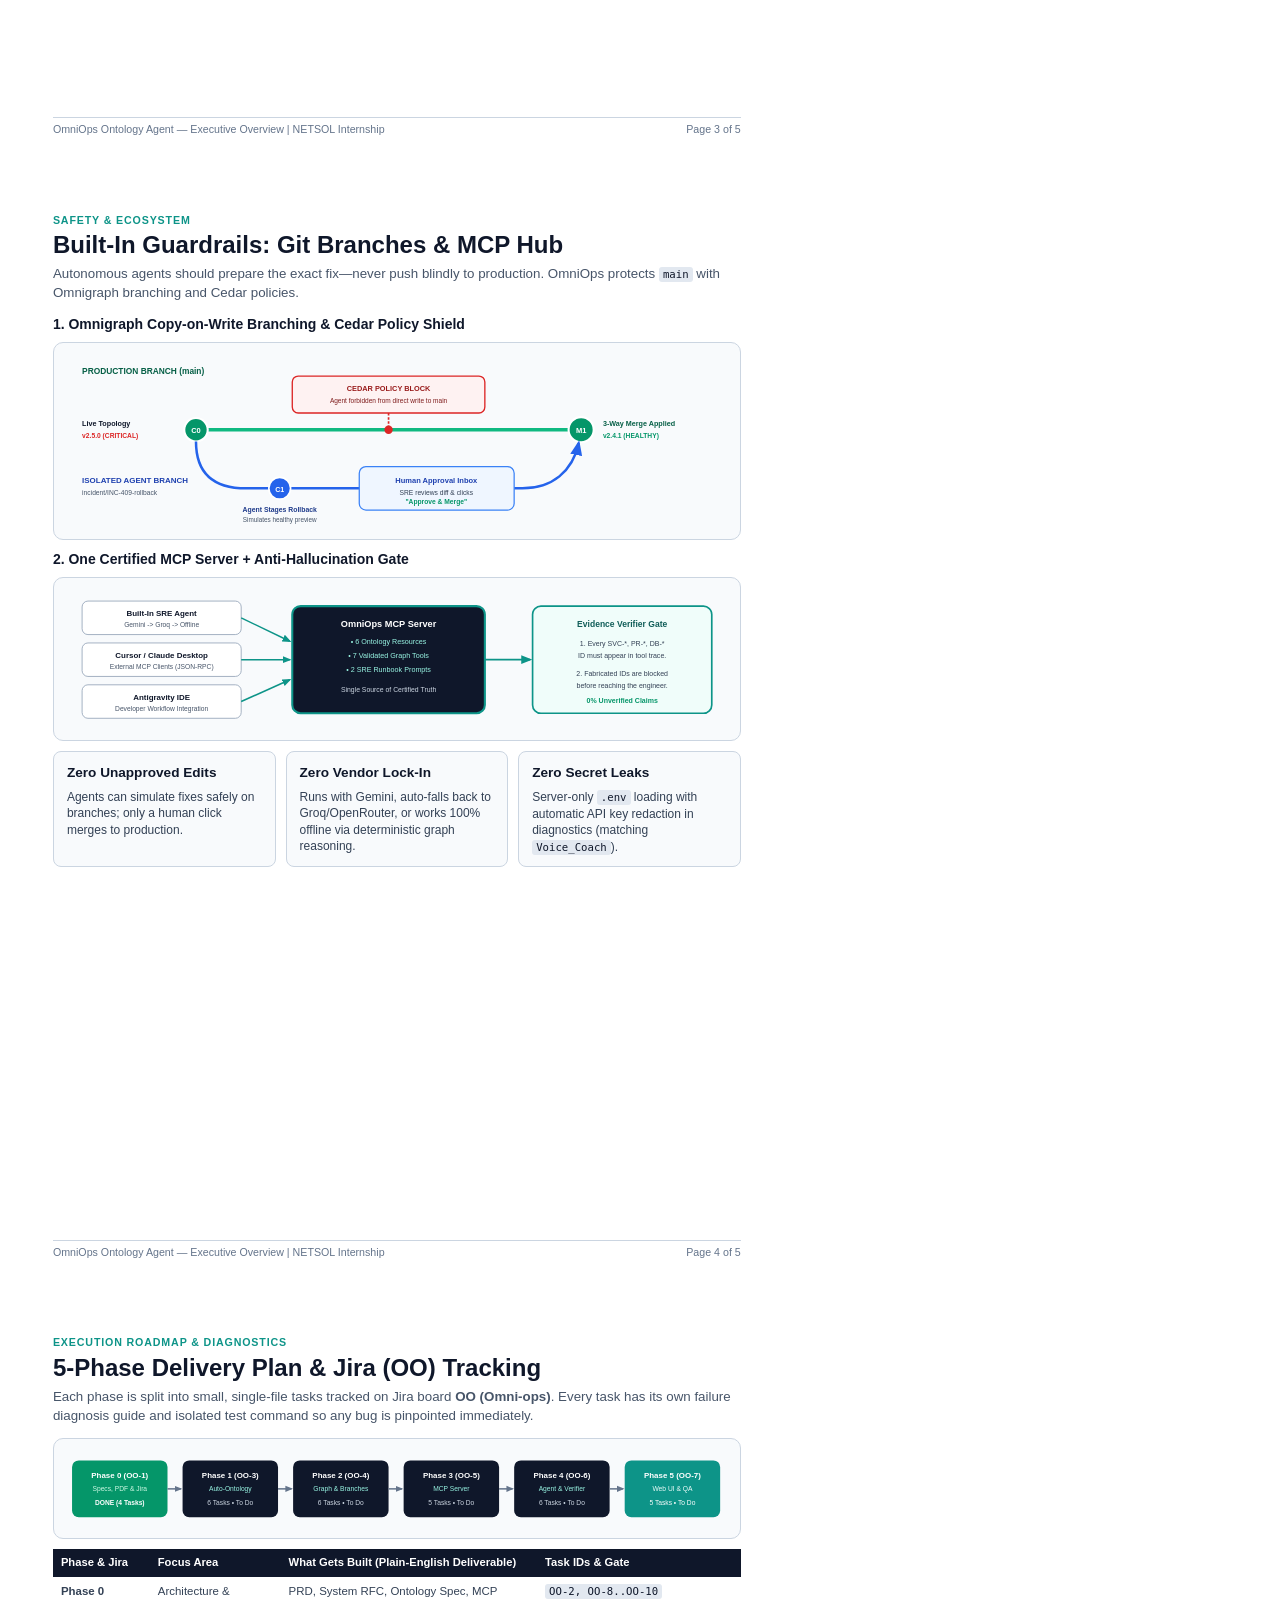
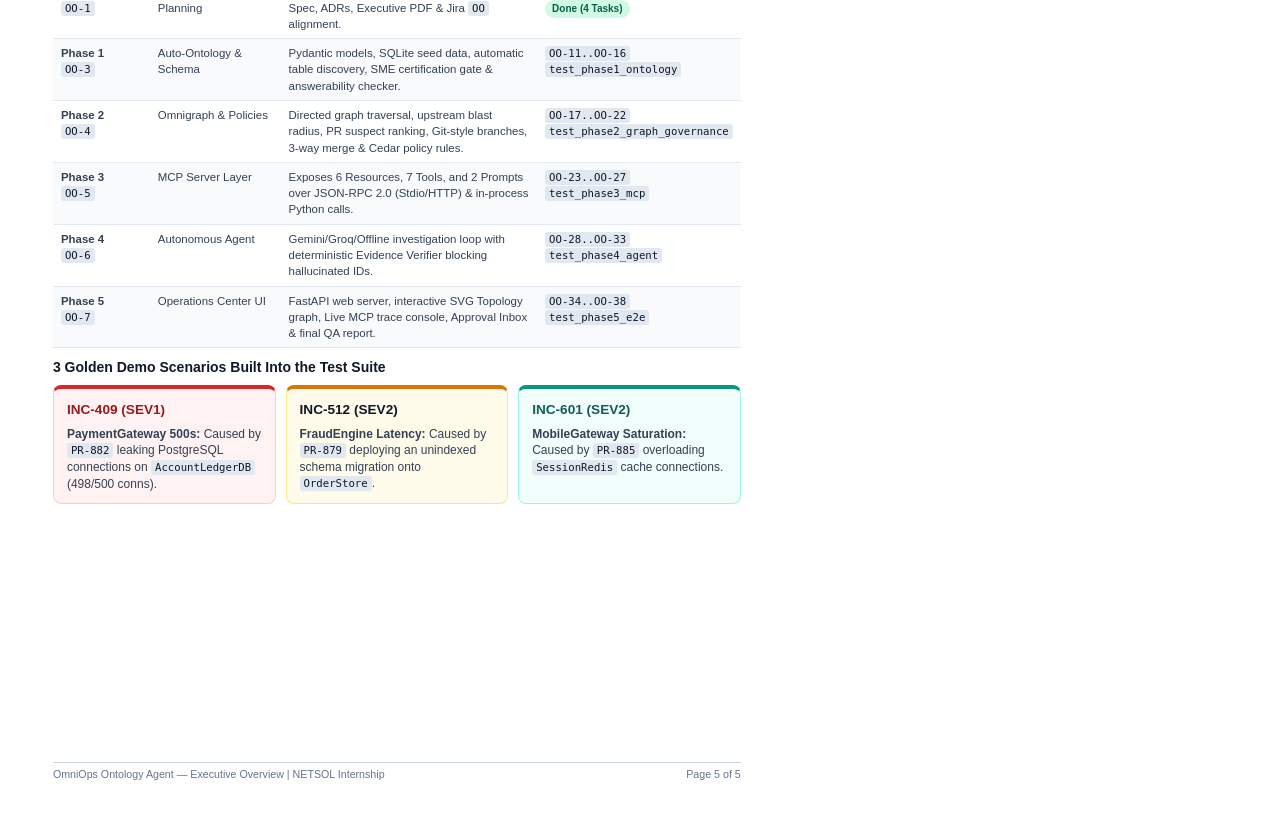
<file: OmniOps_Ontology_Agent/output/pdf/OmniOps_Senior_Overview.html>
<!DOCTYPE html>
<html lang="en">
<head>
<meta charset="UTF-8" />
<title>OmniOps Ontology Agent — Executive Overview</title>
<style>
  @page {
    size: A4;
    margin: 0;
  }
  * {
    box-sizing: border-box;
    -webkit-print-color-adjust: exact !important;
    print-color-adjust: exact !important;
  }
  html, body {
    margin: 0;
    padding: 0;
    background: #ffffff;
    color: #1e293b;
    font-family: "Lato", "Liberation Sans", "DejaVu Sans", Arial, sans-serif;
    font-size: 10pt;
    line-height: 1.42;
  }
  .page {
    width: 210mm;
    height: 297mm;
    padding: 12mm 14mm 14mm 14mm;
    position: relative;
    overflow: hidden;
    page-break-after: always;
    background: #ffffff;
  }
  .page:last-child {
    page-break-after: auto;
  }

  /* Header & Section Titles */
  .page-kicker {
    font-size: 8pt;
    font-weight: 700;
    letter-spacing: 0.08em;
    text-transform: uppercase;
    color: #0d9488;
    margin-bottom: 3px;
  }
  h1.page-title {
    margin: 0 0 6px 0;
    font-size: 18pt;
    font-weight: 800;
    color: #0f172a;
    line-height: 1.18;
  }
  .lead {
    margin: 0 0 12px 0;
    font-size: 10pt;
    color: #475569;
  }

  /* Cover Hero */
  .hero {
    background: linear-gradient(135deg, #0f172a 0%, #16263f 65%, #0f3d47 100%);
    color: #ffffff;
    border-radius: 10px;
    padding: 18px 20px;
    margin-bottom: 14px;
    border-left: 6px solid #0d9488;
  }
  .hero-badge {
    display: inline-block;
    background: rgba(13, 148, 136, 0.24);
    border: 1px solid #2dd4bf;
    color: #99f6e4;
    font-size: 7.8pt;
    font-weight: 700;
    letter-spacing: 0.06em;
    text-transform: uppercase;
    padding: 3px 9px;
    border-radius: 999px;
    margin-bottom: 8px;
  }
  .hero h1 {
    margin: 0 0 6px 0;
    font-size: 22pt;
    font-weight: 800;
    letter-spacing: -0.01em;
    color: #ffffff;
  }
  .hero-sub {
    margin: 0 0 10px 0;
    font-size: 11.2pt;
    color: #99f6e4;
    font-weight: 600;
  }
  .hero p {
    margin: 0;
    font-size: 9.7pt;
    color: #e2e8f0;
    line-height: 1.45;
  }

  /* Grid & Cards */
  .grid-2 {
    display: flex;
    gap: 12px;
    margin-bottom: 14px;
  }
  .grid-2 > .card {
    flex: 1;
  }
  .grid-3 {
    display: flex;
    gap: 10px;
    margin-bottom: 12px;
  }
  .grid-3 > .card {
    flex: 1;
  }
  .grid-4 {
    display: flex;
    gap: 9px;
    margin-top: 10px;
  }
  .grid-4 > .card {
    flex: 1;
  }
  .card {
    border: 1px solid #cbd5e1;
    border-radius: 8px;
    padding: 11px 13px;
    background: #f8fafc;
  }
  .card-bad {
    background: #fef2f2;
    border-color: #fecaca;
    border-top: 4px solid #dc2626;
  }
  .card-good {
    background: #f0fdfa;
    border-color: #99f6e4;
    border-top: 4px solid #0d9488;
  }
  .card-navy {
    background: #f8fafc;
    border-color: #cbd5e1;
    border-top: 4px solid #0f172a;
  }
  .card-amber {
    background: #fffbeb;
    border-color: #fde68a;
    border-top: 4px solid #d97706;
  }
  .card-title {
    font-size: 10.2pt;
    font-weight: 800;
    color: #0f172a;
    margin: 0 0 6px 0;
  }
  .card-bad .card-title { color: #991b1b; }
  .card-good .card-title { color: #115e59; }
  .card ul {
    margin: 0;
    padding-left: 16px;
    font-size: 9.2pt;
    color: #334155;
  }
  .card li {
    margin-bottom: 5px;
  }
  .card p {
    margin: 0;
    font-size: 9pt;
    color: #334155;
    line-height: 1.38;
  }

  .section-label {
    font-size: 10.5pt;
    font-weight: 800;
    color: #0f172a;
    margin: 8px 0 7px 0;
    display: flex;
    align-items: center;
    gap: 6px;
  }
  .pill {
    display: inline-block;
    font-size: 7.5pt;
    font-weight: 700;
    padding: 2px 7px;
    border-radius: 999px;
    background: #e2e8f0;
    color: #0f172a;
  }
  .pill-teal { background: #ccfbf1; color: #0f766e; }
  .pill-green { background: #d1fae5; color: #065f46; }
  .pill-blue { background: #dbeafe; color: #1e40af; }
  .pill-amber { background: #fef3c7; color: #92400e; }

  .svg-frame {
    border: 1px solid #cbd5e1;
    border-radius: 10px;
    background: #f8fafc;
    padding: 8px;
    margin-bottom: 10px;
  }
  svg {
    width: 100%;
    height: auto;
    display: block;
  }

  /* Storyboard */
  .steps-row {
    display: flex;
    gap: 8px;
    margin-top: 8px;
  }
  .step-box {
    flex: 1;
    border: 1px solid #cbd5e1;
    border-radius: 8px;
    padding: 9px 9px;
    background: #ffffff;
  }
  .step-num {
    display: inline-block;
    width: 19px;
    height: 19px;
    line-height: 19px;
    text-align: center;
    border-radius: 50%;
    background: #0d9488;
    color: #ffffff;
    font-size: 8.5pt;
    font-weight: 800;
    margin-bottom: 4px;
  }
  .step-title {
    font-size: 8.8pt;
    font-weight: 800;
    color: #0f172a;
    margin-bottom: 3px;
  }
  .step-desc {
    font-size: 8pt;
    color: #475569;
    line-height: 1.32;
  }

  /* Tables */
  table {
    width: 100%;
    border-collapse: collapse;
    font-size: 8.6pt;
    margin-bottom: 10px;
  }
  th {
    background: #0f172a;
    color: #ffffff;
    text-align: left;
    padding: 6px 8px;
    font-weight: 700;
    font-size: 8.4pt;
  }
  td {
    padding: 6px 8px;
    border-bottom: 1px solid #e2e8f0;
    color: #334155;
    vertical-align: top;
  }
  tr:nth-child(even) td {
    background: #f8fafc;
  }
  code {
    font-family: "DejaVu Sans Mono", "Liberation Mono", monospace;
    font-size: 8pt;
    background: #e2e8f0;
    color: #0f172a;
    padding: 1px 4px;
    border-radius: 3px;
  }

  .callout-box {
    background: #f0fdfa;
    border: 1px solid #99f6e4;
    border-left: 5px solid #0d9488;
    border-radius: 8px;
    padding: 10px 12px;
    font-size: 9pt;
    color: #1e293b;
  }

  .footer {
    position: absolute;
    bottom: 8mm;
    left: 14mm;
    right: 14mm;
    border-top: 1px solid #cbd5e1;
    padding-top: 4px;
    display: flex;
    justify-content: space-between;
    font-size: 8pt;
    color: #64748b;
  }
</style>
</head>
<body>

<!-- ==================== PAGE 1: THE BIG IDEA ==================== -->
<div class="page">
  <div class="hero">
    <div class="hero-badge">NETSOL Internship • Executive Project Brief • Jira Board: OO</div>
    <h1>OmniOps Ontology Agent</h1>
    <div class="hero-sub">An AI Root-Cause &amp; Blast-Radius Assistant Grounded in a Governed Ontology</div>
    <p>
      Instead of letting an AI guess SQL queries or fire risky commands directly, <b>OmniOps</b> builds a
      structured digital map of our microservices (an <b>Ontology</b>), serves it through a standard
      <b>MCP Server</b>, and stages every proposed fix on a safe <b>Git-style branch</b> for human approval.
    </p>
  </div>

  <div class="section-label">1. Why Build an Ontology Layer? <span class="pill pill-teal">30-Second Comparison</span></div>
  <div class="grid-2">
    <div class="card card-bad">
      <div class="card-title">Standard AI (Raw Text-to-SQL / Vector RAG)</div>
      <ul>
        <li><b>Guesses Service Topology:</b> LLMs often hallucinate database joins or miss multi-hop upstream callers during an outage.</li>
        <li><b>No Shared Definitions:</b> Every prompt re-invents what "P0 critical" or "connection exhaustion" means.</li>
        <li><b>Unsafe Mutations:</b> Giving an agent direct API access to restart or rollback production services risks catastrophic outages.</li>
        <li><b>No Audit Trail:</b> Hard to trace why the AI picked a culprit or what state changed.</li>
      </ul>
    </div>
    <div class="card card-good">
      <div class="card-title">OmniOps (Governed Ontology + MCP Agent)</div>
      <ul>
        <li><b>Exact Graph Math:</b> Upstream blast radius and downstream dependencies are calculated deterministically—never guessed.</li>
        <li><b>Certified Semantics:</b> Objects, links, and metrics are discovered from schemas and certified before agent use.</li>
        <li><b>Branch-First Safety:</b> Agents cannot edit <code>main</code>; they stage rollbacks on isolated branches for a human to approve.</li>
        <li><b>Evidence Gate:</b> Every service or PR ID cited by the AI is verified against real MCP tool outputs.</li>
      </ul>
    </div>
  </div>

  <div class="section-label">2. How It Combines Your 3 Reference Architectures</div>
  <div class="grid-3">
    <div class="card card-navy">
      <div class="card-title">1. NVIDIA Auto-Ontology</div>
      <p style="margin-bottom:6px;"><span class="pill pill-blue">Discovery &amp; MCP</span></p>
      <p>Automatically scans raw SQLite/telemetry tables, drafts semantic concepts, enforces an SME <b>CERTIFIED</b> gate, checks if questions are answerable first, and exposes everything via <b>MCP</b>.</p>
    </div>
    <div class="card card-navy">
      <div class="card-title">2. Palantir Foundry</div>
      <p style="margin-bottom:6px;"><span class="pill pill-teal">Objects, Links &amp; Actions</span></p>
      <p>Splits the world into <b>Nouns</b> (<code>Service</code>, <code>Database</code>, <code>PullRequest</code>, <code>Incident</code>), <b>Relationships</b> (<code>CALLS</code>, <code>READS_WRITES</code>, <code>DEPLOYED_TO</code>), and validated <b>Actions</b> (<code>TriggerSafeRollback</code>).</p>
    </div>
    <div class="card card-navy">
      <div class="card-title">3. ModernRelay Omnigraph</div>
      <p style="margin-bottom:6px;"><span class="pill pill-amber">Branches &amp; Cedar Rules</span></p>
      <p>Adds Git-style state branching (<code>main</code> vs. <code>incident/*</code>), 3-way diffing, commit audit logs, and Cedar policy rules blocking unapproved production edits.</p>
    </div>
  </div>

  <div class="callout-box">
    <b>Bottom Line for Engineering Teams:</b> When a payment service breaks at 2:00 AM, OmniOps takes <b>seconds</b> to trace which customer-facing apps are impacted, pinpoints the exact Pull Request that caused it, and puts a verified rollback card in your <b>Approval Inbox</b>—with zero chance of unapproved production changes.
  </div>

  <div class="footer">
    <span>OmniOps Ontology Agent — Executive Overview | NETSOL Internship</span>
    <span>Page 1 of 5</span>
  </div>
</div>

<!-- ==================== PAGE 2: 4-TIER VISUAL ARCHITECTURE ==================== -->
<div class="page">
  <div class="page-kicker">Architecture Blueprint</div>
  <h1 class="page-title">How It Works: Clean 4-Tier Separation</h1>
  <p class="lead">
    Raw database logs stay cleanly separated from the AI. Every agent question flows through a certified Ontology and standardized MCP protocol boundary.
  </p>

  <div class="svg-frame">
    <svg viewBox="0 0 800 410" xmlns="http://www.w3.org/2000/svg" font-family="Lato, Liberation Sans, DejaVu Sans, Arial, sans-serif">
      <defs>
        <marker id="arr-p2" viewBox="0 0 10 10" refX="8" refY="5" markerWidth="6" markerHeight="6" orient="auto-start-reverse">
          <path d="M 0 1 L 10 5 L 0 9 z" fill="#0f172a"/>
        </marker>
        <marker id="arr-p2-teal" viewBox="0 0 10 10" refX="8" refY="5" markerWidth="6" markerHeight="6" orient="auto-start-reverse">
          <path d="M 0 1 L 10 5 L 0 9 z" fill="#0d9488"/>
        </marker>
      </defs>

      <!-- Tier 4 -->
      <rect x="20" y="12" width="760" height="76" rx="10" fill="#eff6ff" stroke="#3b82f6" stroke-width="1.6"/>
      <text x="36" y="31" font-size="11" font-weight="800" fill="#1e3a8a">TIER 4 — CONSUMERS &amp; AUTONOMOUS AGENT LAYER</text>
      <rect x="38" y="38" width="225" height="40" rx="6" fill="#ffffff" stroke="#93c5fd" stroke-width="1.2"/>
      <text x="150" y="55" text-anchor="middle" font-size="10.5" font-weight="700" fill="#0f172a">Operations Center Web UI</text>
      <text x="150" y="69" text-anchor="middle" font-size="8.8" fill="#475569">Live Topology SVG + Approval Inbox</text>

      <rect x="288" y="38" width="235" height="40" rx="6" fill="#0f172a" stroke="#0f172a"/>
      <text x="405" y="55" text-anchor="middle" font-size="10.5" font-weight="700" fill="#ffffff">OmniOps SRE Agent</text>
      <text x="405" y="69" text-anchor="middle" font-size="8.8" fill="#99f6e4">Gemini / Groq / Offline + Evidence Gate</text>

      <rect x="548" y="38" width="214" height="40" rx="6" fill="#ffffff" stroke="#93c5fd" stroke-width="1.2"/>
      <text x="655" y="55" text-anchor="middle" font-size="10.5" font-weight="700" fill="#0f172a">External MCP Clients</text>
      <text x="655" y="69" text-anchor="middle" font-size="8.8" fill="#475569">Claude / Cursor / Antigravity IDE</text>

      <!-- Arrows Tier 4 <-> Tier 3 -->
      <line x1="405" y1="78" x2="405" y2="108" stroke="#0f172a" stroke-width="2" marker-end="url(#arr-p2)"/>
      <line x1="655" y1="78" x2="655" y2="108" stroke="#0f172a" stroke-width="2" marker-end="url(#arr-p2)"/>
      <line x1="263" y1="58" x2="288" y2="58" stroke="#0f172a" stroke-width="1.8" marker-end="url(#arr-p2)"/>

      <!-- Tier 3 -->
      <rect x="20" y="112" width="760" height="72" rx="10" fill="#f0fdf4" stroke="#10b981" stroke-width="1.6"/>
      <text x="36" y="131" font-size="11" font-weight="800" fill="#065f46">TIER 3 — MODEL CONTEXT PROTOCOL (MCP) SERVER BOUNDARY (JSON-RPC 2.0 + In-Process)</text>
      <rect x="38" y="138" width="225" height="36" rx="6" fill="#ffffff" stroke="#6ee7b7"/>
      <text x="150" y="153" text-anchor="middle" font-size="10" font-weight="700" fill="#064e3b">MCP Resources</text>
      <text x="150" y="166" text-anchor="middle" font-size="8.4" fill="#475569">ontology://schema, topology, commits</text>

      <rect x="288" y="138" width="235" height="36" rx="6" fill="#ffffff" stroke="#6ee7b7"/>
      <text x="405" y="153" text-anchor="middle" font-size="10" font-weight="700" fill="#064e3b">7 MCP Tools</text>
      <text x="405" y="166" text-anchor="middle" font-size="8.4" fill="#475569">Blast Radius, PR Suspect, Stage Action</text>

      <rect x="548" y="138" width="214" height="36" rx="6" fill="#ffffff" stroke="#6ee7b7"/>
      <text x="655" y="153" text-anchor="middle" font-size="10" font-weight="700" fill="#064e3b">MCP Runbook Prompts</text>
      <text x="655" y="166" text-anchor="middle" font-size="8.4" fill="#475569">sre_rca_runbook, pr_risk_gate</text>

      <!-- Arrows Tier 3 <-> Tier 2 -->
      <line x1="150" y1="184" x2="150" y2="212" stroke="#0d9488" stroke-width="2" marker-end="url(#arr-p2-teal)"/>
      <line x1="405" y1="184" x2="405" y2="212" stroke="#0d9488" stroke-width="2" marker-end="url(#arr-p2-teal)"/>
      <line x1="655" y1="184" x2="655" y2="212" stroke="#0d9488" stroke-width="2" marker-end="url(#arr-p2-teal)"/>

      <!-- Tier 2 -->
      <rect x="20" y="216" width="760" height="96" rx="10" fill="#f0fdfa" stroke="#0d9488" stroke-width="2.2"/>
      <text x="36" y="236" font-size="11" font-weight="800" fill="#115e59">TIER 2 — GOVERNED ONTOLOGY ENGINE (THE BRAIN &amp; GUARDRAILS)</text>

      <rect x="38" y="245" width="225" height="55" rx="6" fill="#ffffff" stroke="#5eead4" stroke-width="1.3"/>
      <text x="150" y="263" text-anchor="middle" font-size="10" font-weight="800" fill="#0f172a">Auto-Ontology Discovery</text>
      <text x="150" y="277" text-anchor="middle" font-size="8.4" fill="#475569">Schema Profiler + DRAFT/CERTIFIED</text>
      <text x="150" y="290" text-anchor="middle" font-size="8.4" fill="#0d9488" font-weight="700">+ Pre-Flight Answerability Check</text>

      <rect x="288" y="245" width="235" height="55" rx="6" fill="#ffffff" stroke="#5eead4" stroke-width="1.3"/>
      <text x="405" y="263" text-anchor="middle" font-size="10" font-weight="800" fill="#0f172a">Palantir Semantic &amp; Kinetic</text>
      <text x="405" y="277" text-anchor="middle" font-size="8.4" fill="#475569">6 Objects, 7 Links, Reverse-BFS Graph</text>
      <text x="405" y="290" text-anchor="middle" font-size="8.4" fill="#0d9488" font-weight="700">+ Validated Kinetic Actions</text>

      <rect x="548" y="245" width="214" height="55" rx="6" fill="#ffffff" stroke="#5eead4" stroke-width="1.3"/>
      <text x="655" y="263" text-anchor="middle" font-size="10" font-weight="800" fill="#0f172a">Omnigraph VCS &amp; Policies</text>
      <text x="655" y="277" text-anchor="middle" font-size="8.4" fill="#475569">Branches (main vs incident/*)</text>
      <text x="655" y="290" text-anchor="middle" font-size="8.4" fill="#d97706" font-weight="700">+ Cedar Policy Gate + 3-Way Merge</text>

      <!-- Arrows Tier 2 <-> Tier 1 -->
      <line x1="250" y1="312" x2="250" y2="338" stroke="#0f172a" stroke-width="2" marker-end="url(#arr-p2)"/>
      <line x1="550" y1="312" x2="550" y2="338" stroke="#0f172a" stroke-width="2" marker-end="url(#arr-p2)"/>

      <!-- Tier 1 -->
      <rect x="20" y="342" width="760" height="56" rx="10" fill="#f1f5f9" stroke="#64748b" stroke-width="1.5"/>
      <text x="400" y="364" text-anchor="middle" font-size="11" font-weight="800" fill="#0f172a">TIER 1 — RAW ENTERPRISE DATA &amp; TELEMETRY STORE (SQLite + Manifests)</text>
      <text x="400" y="382" text-anchor="middle" font-size="9" fill="#475569">raw_services  •  raw_service_calls  •  raw_endpoints  •  raw_databases  •  raw_pull_requests  •  raw_incidents  •  raw_wifi_telemetry (DRAFT)</text>
    </svg>
  </div>

  <div class="grid-4">
    <div class="card">
      <div class="card-title">Tier 1: Raw Data</div>
      <p>Stores raw service tables, PR logs, and telemetry—plus an uncertified table to prove our certification gate works.</p>
    </div>
    <div class="card">
      <div class="card-title">Tier 2: Ontology</div>
      <p>Turns raw rows into typed Objects, calculates exact blast radius, and isolates proposed fixes on Git-style branches.</p>
    </div>
    <div class="card">
      <div class="card-title">Tier 3: MCP Server</div>
      <p>Standard protocol interface so both our built-in agent and tools like Cursor or Claude share one source of truth.</p>
    </div>
    <div class="card">
      <div class="card-title">Tier 4: Agent &amp; UI</div>
      <p>Runs root-cause investigations, blocks hallucinated IDs, and lets humans approve fixes in one click.</p>
    </div>
  </div>

  <div class="footer">
    <span>OmniOps Ontology Agent — Executive Overview | NETSOL Internship</span>
    <span>Page 2 of 5</span>
  </div>
</div>

<!-- ==================== PAGE 3: LIVE DEMO WALKTHROUGH (INC-409) ==================== -->
<div class="page">
  <div class="page-kicker">Live Demo Scenario</div>
  <h1 class="page-title">What You Will See: Solving Incident INC-409</h1>
  <p class="lead">
    A real-world fintech outage simulation: <b>PaymentGatewayService</b> suddenly throws HTTP 500 errors. Watch how the Ontology Agent traces impact, correlates the bad deployment, and stages a safe rollback.
  </p>

  <div class="svg-frame">
    <svg viewBox="0 0 800 330" xmlns="http://www.w3.org/2000/svg" font-family="Lato, Liberation Sans, DejaVu Sans, Arial, sans-serif">
      <defs>
        <marker id="arr-p3-red" viewBox="0 0 10 10" refX="8" refY="5" markerWidth="6" markerHeight="6" orient="auto-start-reverse">
          <path d="M 0 1 L 10 5 L 0 9 z" fill="#dc2626"/>
        </marker>
        <marker id="arr-p3-amb" viewBox="0 0 10 10" refX="8" refY="5" markerWidth="6" markerHeight="6" orient="auto-start-reverse">
          <path d="M 0 1 L 10 5 L 0 9 z" fill="#d97706"/>
        </marker>
        <marker id="arr-p3-grn" viewBox="0 0 10 10" refX="8" refY="5" markerWidth="6" markerHeight="6" orient="auto-start-reverse">
          <path d="M 0 1 L 10 5 L 0 9 z" fill="#10b981"/>
        </marker>
      </defs>

      <!-- Zone Labels -->
      <rect x="14" y="14" width="296" height="236" rx="10" fill="#fffbeb" stroke="#fcd34d" stroke-dasharray="5,4"/>
      <text x="162" y="34" text-anchor="middle" font-size="9.5" font-weight="800" fill="#b45309">UPSTREAM BLAST RADIUS (P0 IMPACTED)</text>

      <rect x="326" y="14" width="224" height="236" rx="10" fill="#fef2f2" stroke="#fca5a5" stroke-dasharray="5,4"/>
      <text x="438" y="34" text-anchor="middle" font-size="9.5" font-weight="800" fill="#991b1b">ROOT INCIDENT &amp; CULPRIT PR</text>

      <rect x="566" y="14" width="220" height="236" rx="10" fill="#f8fafc" stroke="#cbd5e1" stroke-dasharray="5,4"/>
      <text x="676" y="34" text-anchor="middle" font-size="9.5" font-weight="800" fill="#334155">DOWNSTREAM DEPENDENCIES</text>

      <!-- Upstream Nodes -->
      <rect x="28" y="54" width="128" height="58" rx="8" fill="#ffffff" stroke="#d97706" stroke-width="1.8"/>
      <text x="92" y="74" text-anchor="middle" font-size="9.5" font-weight="800" fill="#0f172a">MobileAppGateway</text>
      <text x="92" y="88" text-anchor="middle" font-size="8.2" fill="#b45309" font-weight="700">Tier P0 • Hop 2</text>
      <text x="92" y="101" text-anchor="middle" font-size="8" fill="#64748b">DEGRADED (Checkout fails)</text>

      <rect x="28" y="142" width="128" height="58" rx="8" fill="#ffffff" stroke="#d97706" stroke-width="1.8"/>
      <text x="92" y="162" text-anchor="middle" font-size="9.5" font-weight="800" fill="#0f172a">WebStorefront</text>
      <text x="92" y="176" text-anchor="middle" font-size="8.2" fill="#b45309" font-weight="700">Tier P0 • Hop 2</text>
      <text x="92" y="189" text-anchor="middle" font-size="8" fill="#64748b">DEGRADED (Checkout fails)</text>

      <rect x="178" y="96" width="120" height="62" rx="8" fill="#ffffff" stroke="#d97706" stroke-width="2"/>
      <text x="238" y="117" text-anchor="middle" font-size="9.5" font-weight="800" fill="#0f172a">CheckoutService</text>
      <text x="238" y="131" text-anchor="middle" font-size="8.2" fill="#b45309" font-weight="700">Tier P0 • Hop 1</text>
      <text x="238" y="145" text-anchor="middle" font-size="8" fill="#dc2626" font-weight="700">DEGRADED (Hard Call)</text>

      <!-- PR Suspect Badge -->
      <rect x="342" y="46" width="192" height="44" rx="7" fill="#fff1f2" stroke="#e11d48" stroke-width="1.6"/>
      <text x="438" y="63" text-anchor="middle" font-size="9.2" font-weight="800" fill="#9f1239">PR-882 (Culprit Deployed 22m ago)</text>
      <text x="438" y="78" text-anchor="middle" font-size="8" fill="#475569">"Refactor ledger DB connection pool"</text>

      <!-- Root Failing Node -->
      <rect x="342" y="114" width="192" height="72" rx="9" fill="#dc2626" stroke="#991b1b" stroke-width="2"/>
      <text x="438" y="136" text-anchor="middle" font-size="10.8" font-weight="800" fill="#ffffff">PaymentGatewayService</text>
      <text x="438" y="152" text-anchor="middle" font-size="8.8" fill="#fee2e2" font-weight="700">INC-409 • CRITICAL • v2.5.0</text>
      <text x="438" y="168" text-anchor="middle" font-size="8.5" fill="#ffffff">Error Rate: 18.4% | p99: 2,450 ms</text>
      <text x="438" y="180" text-anchor="middle" font-size="7.8" fill="#fecaca">Last Stable: v2.4.1 (Rollback Target)</text>

      <!-- Downstream DB -->
      <rect x="582" y="114" width="190" height="72" rx="9" fill="#ffffff" stroke="#dc2626" stroke-width="2"/>
      <text x="677" y="135" text-anchor="middle" font-size="10.2" font-weight="800" fill="#0f172a">AccountLedgerDB</text>
      <text x="677" y="150" text-anchor="middle" font-size="8.4" fill="#dc2626" font-weight="700">PostgreSQL • CONNECTION EXHAUSTED</text>
      <text x="677" y="165" text-anchor="middle" font-size="8.4" fill="#334155">498 / 500 Conns (99.6% Full)</text>
      <text x="677" y="178" text-anchor="middle" font-size="8" fill="#64748b">CPU: 94.2%</text>

      <!-- Healthy Neighbors -->
      <rect x="342" y="264" width="192" height="50" rx="8" fill="#ecfdf5" stroke="#10b981" stroke-width="1.5"/>
      <text x="438" y="284" text-anchor="middle" font-size="9.5" font-weight="800" fill="#065f46">FraudDetectionService</text>
      <text x="438" y="299" text-anchor="middle" font-size="8.2" fill="#047857">HEALTHY (Not affected by INC-409)</text>

      <rect x="582" y="264" width="190" height="50" rx="8" fill="#ecfdf5" stroke="#10b981" stroke-width="1.5"/>
      <text x="677" y="284" text-anchor="middle" font-size="9.5" font-weight="800" fill="#065f46">NotificationWorker</text>
      <text x="677" y="299" text-anchor="middle" font-size="8.2" fill="#047857">HEALTHY (Async queue isolated)</text>

      <rect x="28" y="264" width="270" height="50" rx="8" fill="#f1f5f9" stroke="#94a3b8"/>
      <text x="163" y="283" text-anchor="middle" font-size="9" font-weight="800" fill="#0f172a">Blast Radius Severity Score = 30</text>
      <text x="163" y="298" text-anchor="middle" font-size="8.2" fill="#475569">3 Upstream P0 Services × 10 = High Priority Triage</text>

      <!-- Graph Edges -->
      <line x1="156" y1="84" x2="176" y2="112" stroke="#d97706" stroke-width="2" marker-end="url(#arr-p3-amb)"/>
      <line x1="156" y1="170" x2="176" y2="142" stroke="#d97706" stroke-width="2" marker-end="url(#arr-p3-amb)"/>
      <line x1="298" y1="127" x2="340" y2="142" stroke="#dc2626" stroke-width="2.2" marker-end="url(#arr-p3-red)"/>
      <line x1="438" y1="90" x2="438" y2="112" stroke="#dc2626" stroke-width="2" marker-end="url(#arr-p3-red)"/>
      <line x1="534" y1="150" x2="580" y2="150" stroke="#dc2626" stroke-width="2.2" marker-end="url(#arr-p3-red)"/>
      <line x1="438" y1="186" x2="438" y2="262" stroke="#10b981" stroke-width="1.6" stroke-dasharray="4,3" marker-end="url(#arr-p3-grn)"/>
    </svg>
  </div>

  <div class="section-label">Step-by-Step Live Investigation Trace</div>
  <div class="steps-row">
    <div class="step-box">
      <div class="step-num">1</div>
      <div class="step-title">Alert Triggered</div>
      <div class="step-desc">Engineer asks: <i>"Analyze INC-409 on PaymentGateway and propose a fix."</i></div>
    </div>
    <div class="step-box">
      <div class="step-num">2</div>
      <div class="step-title">Answerable Gate</div>
      <div class="step-desc">MCP checks that <code>Incident</code>, <code>Service</code>, and <code>PullRequest</code> are certified in Ontology.</div>
    </div>
    <div class="step-box">
      <div class="step-num">3</div>
      <div class="step-title">Blast Radius</div>
      <div class="step-desc">Reverse graph traversal finds 3 upstream <code>P0</code> services affected: Checkout, Mobile &amp; Web.</div>
    </div>
    <div class="step-box">
      <div class="step-num">4</div>
      <div class="step-title">PR Correlation</div>
      <div class="step-desc">Links DB saturation (99.6%) with <code>PR-882</code> merged 22 minutes earlier into <code>v2.5.0</code>.</div>
    </div>
    <div class="step-box">
      <div class="step-num">5</div>
      <div class="step-title">Safe Branch Fix</div>
      <div class="step-desc">Agent stages <code>TriggerSafeRollback(v2.4.1)</code> on branch <code>incident/INC-409-rollback</code> for approval.</div>
    </div>
  </div>

  <div class="footer">
    <span>OmniOps Ontology Agent — Executive Overview | NETSOL Internship</span>
    <span>Page 3 of 5</span>
  </div>
</div>

<!-- ==================== PAGE 4: SAFETY, OMNIGRAPH BRANCHING & MCP ==================== -->
<div class="page">
  <div class="page-kicker">Safety &amp; Ecosystem</div>
  <h1 class="page-title">Built-In Guardrails: Git Branches &amp; MCP Hub</h1>
  <p class="lead">
    Autonomous agents should prepare the exact fix—never push blindly to production. OmniOps protects <code>main</code> with Omnigraph branching and Cedar policies.
  </p>

  <div class="section-label">1. Omnigraph Copy-on-Write Branching &amp; Cedar Policy Shield</div>
  <div class="svg-frame">
    <svg viewBox="0 0 800 215" xmlns="http://www.w3.org/2000/svg" font-family="Lato, Liberation Sans, DejaVu Sans, Arial, sans-serif">
      <defs>
        <marker id="arr-p4a-blue" viewBox="0 0 10 10" refX="8" refY="5" markerWidth="6" markerHeight="6" orient="auto-start-reverse">
          <path d="M 0 1 L 10 5 L 0 9 z" fill="#2563eb"/>
        </marker>
      </defs>

      <!-- Main Branch Header & Track -->
      <text x="24" y="28" font-size="10" font-weight="800" fill="#065f46">PRODUCTION BRANCH (main)</text>
      <line x1="160" y1="94" x2="620" y2="94" stroke="#10b981" stroke-width="4"/>

      <!-- C0 & Left Label -->
      <text x="24" y="90" text-anchor="start" font-size="8.6" font-weight="700" fill="#0f172a">Live Topology</text>
      <text x="24" y="104" text-anchor="start" font-size="8" font-weight="700" fill="#dc2626">v2.5.0 (CRITICAL)</text>
      <circle cx="160" cy="94" r="14" fill="#059669" stroke="#ffffff" stroke-width="2.5"/>
      <text x="160" y="98" text-anchor="middle" font-size="9" font-weight="800" fill="#ffffff">C0</text>

      <!-- Cedar Block Sign above main track -->
      <rect x="275" y="30" width="230" height="44" rx="7" fill="#fef2f2" stroke="#dc2626" stroke-width="1.6"/>
      <text x="390" y="48" text-anchor="middle" font-size="8.8" font-weight="800" fill="#991b1b">CEDAR POLICY BLOCK</text>
      <text x="390" y="62" text-anchor="middle" font-size="7.8" fill="#7f1d1d">Agent forbidden from direct write to main</text>
      <line x1="390" y1="74" x2="390" y2="94" stroke="#dc2626" stroke-width="2" stroke-dasharray="3,2"/>
      <circle cx="390" cy="94" r="5" fill="#dc2626"/>

      <!-- M1 Merge Commit & Right Label -->
      <circle cx="620" cy="94" r="15" fill="#059669" stroke="#ffffff" stroke-width="2.5"/>
      <text x="620" y="98" text-anchor="middle" font-size="9" font-weight="800" fill="#ffffff">M1</text>
      <text x="646" y="90" text-anchor="start" font-size="8.6" font-weight="700" fill="#065f46">3-Way Merge Applied</text>
      <text x="646" y="104" text-anchor="start" font-size="8" fill="#059669" font-weight="700">v2.4.1 (HEALTHY)</text>

      <!-- Branch Fork -->
      <text x="24" y="158" font-size="9.5" font-weight="800" fill="#1e40af">ISOLATED AGENT BRANCH</text>
      <text x="24" y="172" font-size="8" fill="#475569">incident/INC-409-rollback</text>

      <path d="M 160 108 C 160 154, 190 164, 220 164 L 550 164 C 585 164, 610 144, 617 110" fill="none" stroke="#2563eb" stroke-width="3" marker-end="url(#arr-p4a-blue)"/>

      <circle cx="260" cy="164" r="13" fill="#2563eb" stroke="#ffffff" stroke-width="2"/>
      <text x="260" y="168" text-anchor="middle" font-size="8.5" font-weight="800" fill="#ffffff">C1</text>
      <text x="260" y="192" text-anchor="middle" font-size="8.2" font-weight="700" fill="#1e3a8a">Agent Stages Rollback</text>
      <text x="260" y="204" text-anchor="middle" font-size="7.6" fill="#475569">Simulates healthy preview</text>

      <rect x="355" y="138" width="185" height="52" rx="8" fill="#eff6ff" stroke="#3b82f6" stroke-width="1.5"/>
      <text x="447" y="158" text-anchor="middle" font-size="9" font-weight="800" fill="#1e40af">Human Approval Inbox</text>
      <text x="447" y="172" text-anchor="middle" font-size="8" fill="#334155">SRE reviews diff &amp; clicks</text>
      <text x="447" y="183" text-anchor="middle" font-size="8" font-weight="700" fill="#059669">"Approve &amp; Merge"</text>
    </svg>
  </div>

  <div class="section-label">2. One Certified MCP Server + Anti-Hallucination Gate</div>
  <div class="svg-frame">
    <svg viewBox="0 0 800 175" xmlns="http://www.w3.org/2000/svg" font-family="Lato, Liberation Sans, DejaVu Sans, Arial, sans-serif">
      <defs>
        <marker id="arr-p4b" viewBox="0 0 10 10" refX="8" refY="5" markerWidth="6" markerHeight="6" orient="auto-start-reverse">
          <path d="M 0 1 L 10 5 L 0 9 z" fill="#0d9488"/>
        </marker>
      </defs>

      <!-- Left Clients -->
      <rect x="24" y="18" width="190" height="40" rx="7" fill="#ffffff" stroke="#94a3b8"/>
      <text x="119" y="36" text-anchor="middle" font-size="9.5" font-weight="800" fill="#0f172a">Built-In SRE Agent</text>
      <text x="119" y="49" text-anchor="middle" font-size="8" fill="#475569">Gemini -&gt; Groq -&gt; Offline</text>

      <rect x="24" y="68" width="190" height="40" rx="7" fill="#ffffff" stroke="#94a3b8"/>
      <text x="119" y="86" text-anchor="middle" font-size="9.5" font-weight="800" fill="#0f172a">Cursor / Claude Desktop</text>
      <text x="119" y="99" text-anchor="middle" font-size="8" fill="#475569">External MCP Clients (JSON-RPC)</text>

      <rect x="24" y="118" width="190" height="40" rx="7" fill="#ffffff" stroke="#94a3b8"/>
      <text x="119" y="136" text-anchor="middle" font-size="9.5" font-weight="800" fill="#0f172a">Antigravity IDE</text>
      <text x="119" y="149" text-anchor="middle" font-size="8" fill="#475569">Developer Workflow Integration</text>

      <!-- Center Hub -->
      <rect x="275" y="24" width="230" height="128" rx="10" fill="#0f172a" stroke="#0d9488" stroke-width="2.5"/>
      <text x="390" y="49" text-anchor="middle" font-size="11" font-weight="800" fill="#ffffff">OmniOps MCP Server</text>
      <text x="390" y="69" text-anchor="middle" font-size="8.6" fill="#99f6e4">• 6 Ontology Resources</text>
      <text x="390" y="86" text-anchor="middle" font-size="8.6" fill="#99f6e4">• 7 Validated Graph Tools</text>
      <text x="390" y="103" text-anchor="middle" font-size="8.6" fill="#99f6e4">• 2 SRE Runbook Prompts</text>
      <text x="390" y="126" text-anchor="middle" font-size="8.2" fill="#cbd5e1">Single Source of Certified Truth</text>

      <!-- Right Verifier -->
      <rect x="562" y="24" width="214" height="128" rx="10" fill="#f0fdfa" stroke="#0d9488" stroke-width="2"/>
      <text x="669" y="49" text-anchor="middle" font-size="10.2" font-weight="800" fill="#115e59">Evidence Verifier Gate</text>
      <text x="669" y="72" text-anchor="middle" font-size="8.4" fill="#334155">1. Every SVC-*, PR-*, DB-*</text>
      <text x="669" y="86" text-anchor="middle" font-size="8.4" fill="#334155">ID must appear in tool trace.</text>
      <text x="669" y="108" text-anchor="middle" font-size="8.4" fill="#334155">2. Fabricated IDs are blocked</text>
      <text x="669" y="122" text-anchor="middle" font-size="8.4" fill="#334155">before reaching the engineer.</text>
      <text x="669" y="140" text-anchor="middle" font-size="8.4" font-weight="800" fill="#059669">0% Unverified Claims</text>

      <line x1="214" y1="38" x2="272" y2="66" stroke="#0d9488" stroke-width="1.8" marker-end="url(#arr-p4b)"/>
      <line x1="214" y1="88" x2="272" y2="88" stroke="#0d9488" stroke-width="1.8" marker-end="url(#arr-p4b)"/>
      <line x1="214" y1="138" x2="272" y2="112" stroke="#0d9488" stroke-width="1.8" marker-end="url(#arr-p4b)"/>
      <line x1="505" y1="88" x2="559" y2="88" stroke="#0d9488" stroke-width="2.2" marker-end="url(#arr-p4b)"/>
    </svg>
  </div>

  <div class="grid-3">
    <div class="card">
      <div class="card-title">Zero Unapproved Edits</div>
      <p>Agents can simulate fixes safely on branches; only a human click merges to production.</p>
    </div>
    <div class="card">
      <div class="card-title">Zero Vendor Lock-In</div>
      <p>Runs with Gemini, auto-falls back to Groq/OpenRouter, or works 100% offline via deterministic graph reasoning.</p>
    </div>
    <div class="card">
      <div class="card-title">Zero Secret Leaks</div>
      <p>Server-only <code>.env</code> loading with automatic API key redaction in diagnostics (matching <code>Voice_Coach</code>).</p>
    </div>
  </div>

  <div class="footer">
    <span>OmniOps Ontology Agent — Executive Overview | NETSOL Internship</span>
    <span>Page 4 of 5</span>
  </div>
</div>

<!-- ==================== PAGE 5: 5-PHASE PLAN & JIRA TRACKING ==================== -->
<div class="page">
  <div class="page-kicker">Execution Roadmap &amp; Diagnostics</div>
  <h1 class="page-title">5-Phase Delivery Plan &amp; Jira (OO) Tracking</h1>
  <p class="lead">
    Each phase is split into small, single-file tasks tracked on Jira board <b>OO (Omni-ops)</b>. Every task has its own failure diagnosis guide and isolated test command so any bug is pinpointed immediately.
  </p>

  <div class="svg-frame">
    <svg viewBox="0 0 800 100" xmlns="http://www.w3.org/2000/svg" font-family="Lato, Liberation Sans, DejaVu Sans, Arial, sans-serif">
      <defs>
        <marker id="arr-p5" viewBox="0 0 10 10" refX="8" refY="5" markerWidth="5" markerHeight="5" orient="auto-start-reverse">
          <path d="M 0 1 L 10 5 L 0 9 z" fill="#64748b"/>
        </marker>
      </defs>

      <!-- P0 -->
      <rect x="12" y="16" width="114" height="68" rx="8" fill="#059669"/>
      <text x="69" y="37" text-anchor="middle" font-size="9.5" font-weight="800" fill="#ffffff">Phase 0 (OO-1)</text>
      <text x="69" y="52" text-anchor="middle" font-size="8" fill="#d1fae5">Specs, PDF &amp; Jira</text>
      <text x="69" y="69" text-anchor="middle" font-size="8" font-weight="800" fill="#ffffff">DONE (4 Tasks)</text>

      <!-- P1 -->
      <rect x="144" y="16" width="114" height="68" rx="8" fill="#0f172a"/>
      <text x="201" y="37" text-anchor="middle" font-size="9.5" font-weight="800" fill="#ffffff">Phase 1 (OO-3)</text>
      <text x="201" y="52" text-anchor="middle" font-size="8" fill="#99f6e4">Auto-Ontology</text>
      <text x="201" y="69" text-anchor="middle" font-size="8" fill="#cbd5e1">6 Tasks • To Do</text>

      <!-- P2 -->
      <rect x="276" y="16" width="114" height="68" rx="8" fill="#0f172a"/>
      <text x="333" y="37" text-anchor="middle" font-size="9.5" font-weight="800" fill="#ffffff">Phase 2 (OO-4)</text>
      <text x="333" y="52" text-anchor="middle" font-size="8" fill="#99f6e4">Graph &amp; Branches</text>
      <text x="333" y="69" text-anchor="middle" font-size="8" fill="#cbd5e1">6 Tasks • To Do</text>

      <!-- P3 -->
      <rect x="408" y="16" width="114" height="68" rx="8" fill="#0f172a"/>
      <text x="465" y="37" text-anchor="middle" font-size="9.5" font-weight="800" fill="#ffffff">Phase 3 (OO-5)</text>
      <text x="465" y="52" text-anchor="middle" font-size="8" fill="#99f6e4">MCP Server</text>
      <text x="465" y="69" text-anchor="middle" font-size="8" fill="#cbd5e1">5 Tasks • To Do</text>

      <!-- P4 -->
      <rect x="540" y="16" width="114" height="68" rx="8" fill="#0f172a"/>
      <text x="597" y="37" text-anchor="middle" font-size="9.5" font-weight="800" fill="#ffffff">Phase 4 (OO-6)</text>
      <text x="597" y="52" text-anchor="middle" font-size="8" fill="#99f6e4">Agent &amp; Verifier</text>
      <text x="597" y="69" text-anchor="middle" font-size="8" fill="#cbd5e1">6 Tasks • To Do</text>

      <!-- P5 -->
      <rect x="672" y="16" width="114" height="68" rx="8" fill="#0d9488"/>
      <text x="729" y="37" text-anchor="middle" font-size="9.5" font-weight="800" fill="#ffffff">Phase 5 (OO-7)</text>
      <text x="729" y="52" text-anchor="middle" font-size="8" fill="#f0fdfa">Web UI &amp; QA</text>
      <text x="729" y="69" text-anchor="middle" font-size="8" fill="#ffffff">5 Tasks • To Do</text>

      <line x1="126" y1="50" x2="142" y2="50" stroke="#64748b" stroke-width="1.8" marker-end="url(#arr-p5)"/>
      <line x1="258" y1="50" x2="274" y2="50" stroke="#64748b" stroke-width="1.8" marker-end="url(#arr-p5)"/>
      <line x1="390" y1="50" x2="406" y2="50" stroke="#64748b" stroke-width="1.8" marker-end="url(#arr-p5)"/>
      <line x1="522" y1="50" x2="538" y2="50" stroke="#64748b" stroke-width="1.8" marker-end="url(#arr-p5)"/>
      <line x1="654" y1="50" x2="670" y2="50" stroke="#64748b" stroke-width="1.8" marker-end="url(#arr-p5)"/>
    </svg>
  </div>

  <table>
    <thead>
      <tr>
        <th style="width:15%;">Phase &amp; Jira</th>
        <th style="width:20%;">Focus Area</th>
        <th style="width:40%;">What Gets Built (Plain-English Deliverable)</th>
        <th style="width:25%;">Task IDs &amp; Gate</th>
      </tr>
    </thead>
    <tbody>
      <tr>
        <td><b>Phase 0</b><br><code>OO-1</code></td>
        <td>Architecture &amp; Planning</td>
        <td>PRD, System RFC, Ontology Spec, MCP Spec, ADRs, Executive PDF &amp; Jira <code>OO</code> alignment.</td>
        <td><code>OO-2, OO-8..OO-10</code><br><span class="pill pill-green">Done (4 Tasks)</span></td>
      </tr>
      <tr>
        <td><b>Phase 1</b><br><code>OO-3</code></td>
        <td>Auto-Ontology &amp; Schema</td>
        <td>Pydantic models, SQLite seed data, automatic table discovery, SME certification gate &amp; answerability checker.</td>
        <td><code>OO-11..OO-16</code><br><code>test_phase1_ontology</code></td>
      </tr>
      <tr>
        <td><b>Phase 2</b><br><code>OO-4</code></td>
        <td>Omnigraph &amp; Policies</td>
        <td>Directed graph traversal, upstream blast radius, PR suspect ranking, Git-style branches, 3-way merge &amp; Cedar policy rules.</td>
        <td><code>OO-17..OO-22</code><br><code>test_phase2_graph_governance</code></td>
      </tr>
      <tr>
        <td><b>Phase 3</b><br><code>OO-5</code></td>
        <td>MCP Server Layer</td>
        <td>Exposes 6 Resources, 7 Tools, and 2 Prompts over JSON-RPC 2.0 (Stdio/HTTP) &amp; in-process Python calls.</td>
        <td><code>OO-23..OO-27</code><br><code>test_phase3_mcp</code></td>
      </tr>
      <tr>
        <td><b>Phase 4</b><br><code>OO-6</code></td>
        <td>Autonomous Agent</td>
        <td>Gemini/Groq/Offline investigation loop with deterministic Evidence Verifier blocking hallucinated IDs.</td>
        <td><code>OO-28..OO-33</code><br><code>test_phase4_agent</code></td>
      </tr>
      <tr>
        <td><b>Phase 5</b><br><code>OO-7</code></td>
        <td>Operations Center UI</td>
        <td>FastAPI web server, interactive SVG Topology graph, Live MCP trace console, Approval Inbox &amp; final QA report.</td>
        <td><code>OO-34..OO-38</code><br><code>test_phase5_e2e</code></td>
      </tr>
    </tbody>
  </table>

  <div class="section-label">3 Golden Demo Scenarios Built Into the Test Suite</div>
  <div class="grid-3">
    <div class="card card-bad">
      <div class="card-title">INC-409 (SEV1)</div>
      <p><b>PaymentGateway 500s:</b> Caused by <code>PR-882</code> leaking PostgreSQL connections on <code>AccountLedgerDB</code> (498/500 conns).</p>
    </div>
    <div class="card card-amber">
      <div class="card-title">INC-512 (SEV2)</div>
      <p><b>FraudEngine Latency:</b> Caused by <code>PR-879</code> deploying an unindexed schema migration onto <code>OrderStore</code>.</p>
    </div>
    <div class="card card-good">
      <div class="card-title">INC-601 (SEV2)</div>
      <p><b>MobileGateway Saturation:</b> Caused by <code>PR-885</code> overloading <code>SessionRedis</code> cache connections.</p>
    </div>
  </div>

  <div class="footer">
    <span>OmniOps Ontology Agent — Executive Overview | NETSOL Internship</span>
    <span>Page 5 of 5</span>
  </div>
</div>

</body>
</html>
</file>
